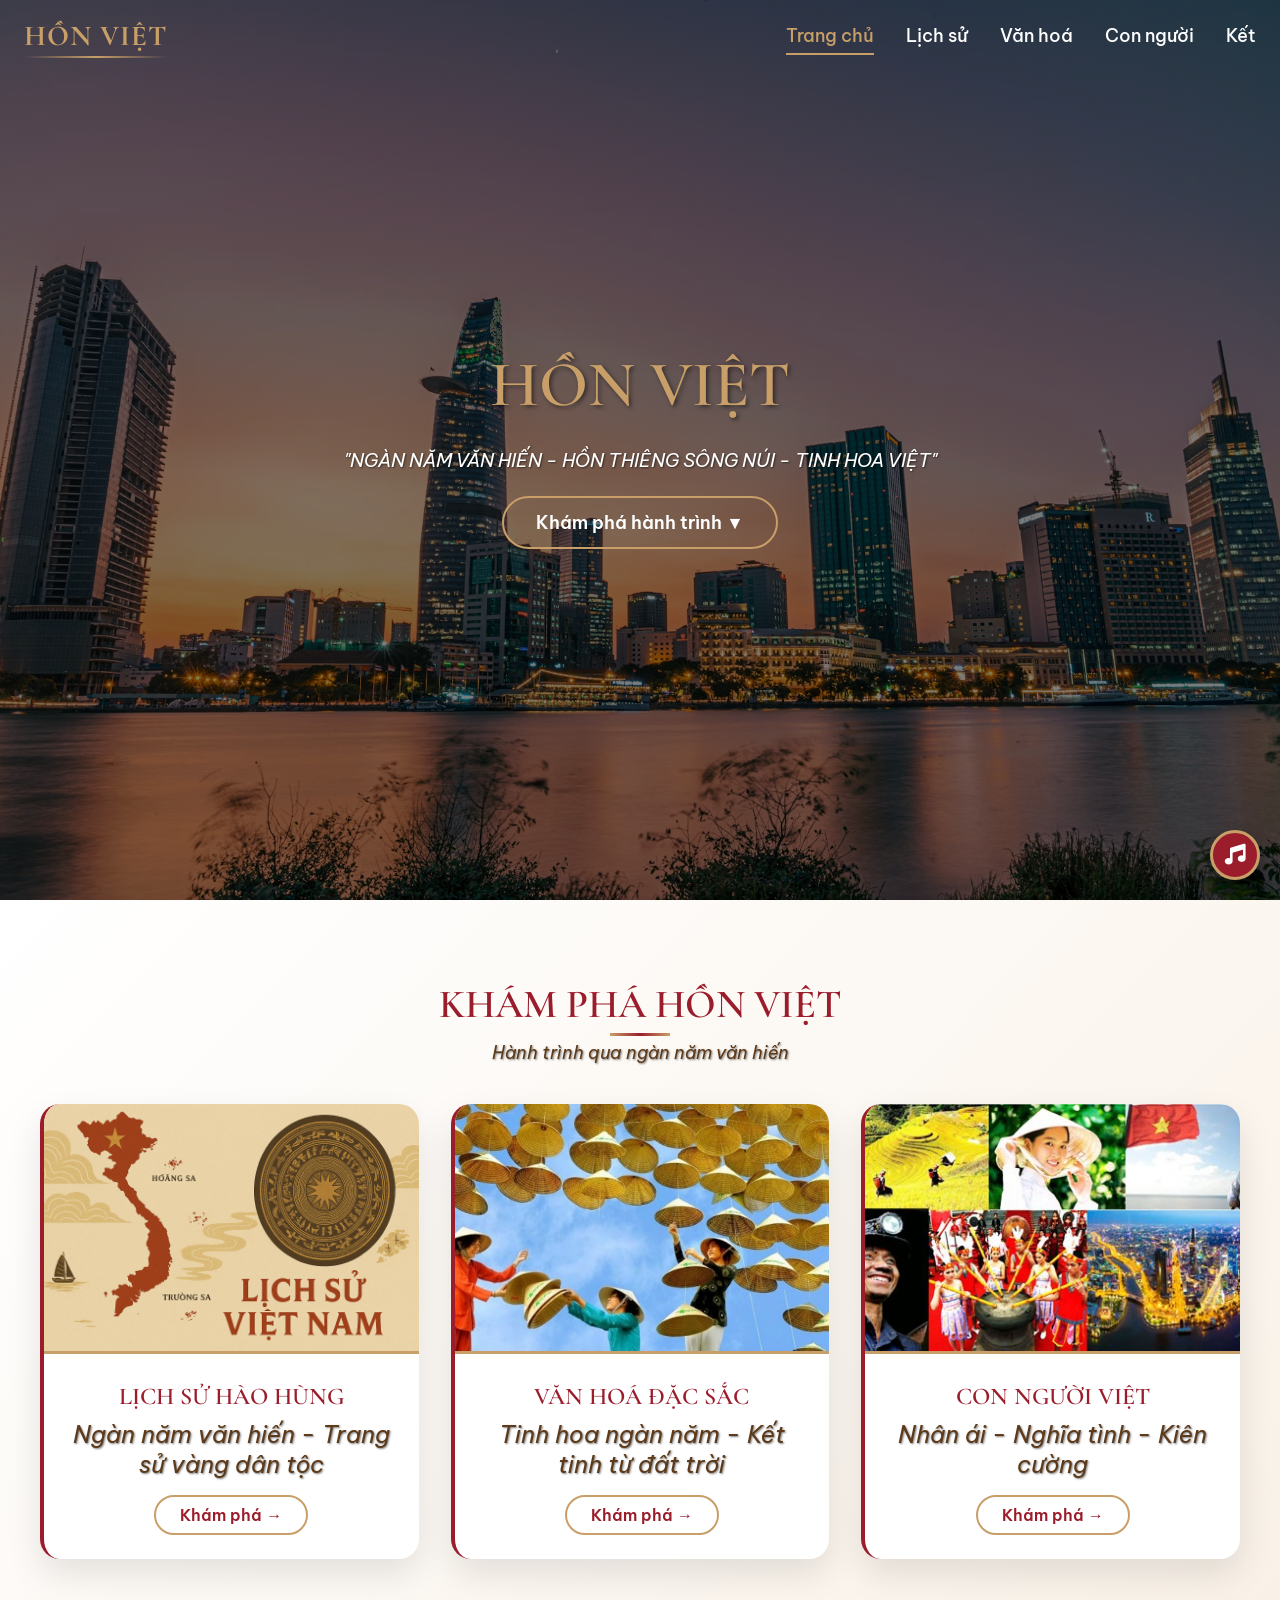
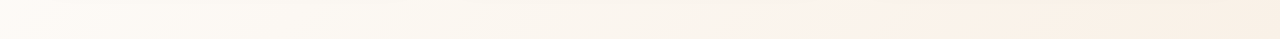
<file: HoangThinh/index.html>
<!DOCTYPE html>
<html lang="vi">
<head>
    <meta charset="UTF-8">
    <meta name="viewport" content="width=device-width, initial-scale=1.0, maximum-scale=5.0, user-scalable=yes">
    <title>HỒN VIỆT - Trang chủ</title>
    
    <!-- Font Awesome Icons -->
    <link rel="stylesheet" href="https://cdnjs.cloudflare.com/ajax/libs/font-awesome/6.4.0/css/all.min.css">
    
    <!-- Google Fonts -->
    <link href="https://fonts.googleapis.com/css2?family=Be+Vietnam+Pro:wght@300;400;500;600;700&family=Cormorant+Garamond:wght@400;500;600;700&display=swap" rel="stylesheet">
    
    <!-- AOS Animation Library -->
    <link href="https://unpkg.com/aos@2.3.1/dist/aos.css" rel="stylesheet">
    
    <!-- Custom CSS -->
    <link rel="stylesheet" href="style.css">
    <link rel="icon" href="logo/logo.png" type="image/png">
</head>
<body>
    <!-- LOADING SCREEN -->
    <div class="loading" id="loading">
        <div class="loading-spinner"></div>
    </div>

    <!-- NAVIGATION -->
    <nav class="navbar" id="navbar">
        <a href="index.html" class="logo">HỒN VIỆT</a>
        
        <!-- Hamburger Menu Button -->
        <button class="menu-toggle" id="menuToggle">
            <i class="fas fa-bars"></i>
        </button>

        <div class="nav-links" id="navLinks">
            <a href="index.html" class="active">Trang chủ</a>
            <a href="lich-su.html">Lịch sử</a>
            <a href="van-hoa.html">Văn hoá</a>
            <a href="con-nguoi.html">Con người</a>
            <a href="ket.html">Kết</a>
        </div>
    </nav>

    <!-- Menu Overlay -->
    <div class="menu-overlay" id="menuOverlay"></div>

    <!-- HERO SECTION -->
    <section class="hero" id="home">
        <div class="hero-content">
            <h1 data-aos="fade-up">
                <span>HỒN VIỆT</span>
            </h1>
            <p data-aos="fade-up" data-aos-delay="200">"NGÀN NĂM VĂN HIẾN - HỒN THIÊNG SÔNG NÚI - TINH HOA VIỆT"</p>
            <a href="lich-su.html" class="hero-btn" data-aos="fade-up" data-aos-delay="400">Khám phá hành trình ▼</a>
        </div>
    </section>

    <!-- PREVIEW SECTIONS -->
    <section class="preview">
        <div class="section-header" data-aos="fade-up">
            <h2>KHÁM PHÁ HỒN VIỆT</h2>
            <p>Hành trình qua ngàn năm văn hiến</p>
        </div>

        <div class="preview-grid">
            <div class="preview-card" data-aos="fade-right">
                <img src="img/lich-su-preview.png" alt="Lịch sử Việt Nam">
                <div class="preview-content">
                    <h3>LỊCH SỬ HÀO HÙNG</h3>
                    <p>Ngàn năm văn hiến - Trang sử vàng dân tộc</p>
                    <a href="lich-su.html" class="preview-btn">Khám phá →</a>
                </div>
            </div>

            <div class="preview-card" data-aos="fade-up">
                <img src="img/van-hoa-preview.png" alt="Văn hoá Việt Nam">
                <div class="preview-content">
                    <h3>VĂN HOÁ ĐẶC SẮC</h3>
                    <p>Tinh hoa ngàn năm - Kết tinh từ đất trời</p>
                    <a href="van-hoa.html" class="preview-btn">Khám phá →</a>
                </div>
            </div>

            <div class="preview-card" data-aos="fade-left">
                <img src="img/con-nguoi-preview.png" alt="Con người Việt Nam">
                <div class="preview-content">
                    <h3>CON NGƯỜI VIỆT</h3>
                    <p>Nhân ái - Nghĩa tình - Kiên cường</p>
                    <a href="con-nguoi.html" class="preview-btn">Khám phá →</a>
                </div>
            </div>
        </div>
    </section>

    <!-- MUSIC PLAYER -->
    <div class="music-player">
        <button class="music-btn" id="musicBtn">
            <i class="fas fa-music" id="musicIcon"></i>
        </button>
    </div>

    <!-- AUDIO ELEMENT -->
    <audio id="backgroundMusic" loop>
        <source src="music/nhac.mp3" type="audio/mpeg">
    </audio>

    <!-- SCRIPTS -->
    <script src="https://unpkg.com/aos@2.3.1/dist/aos.js"></script>
    <script src="script.js"></script>
</body>
</html>
</file>
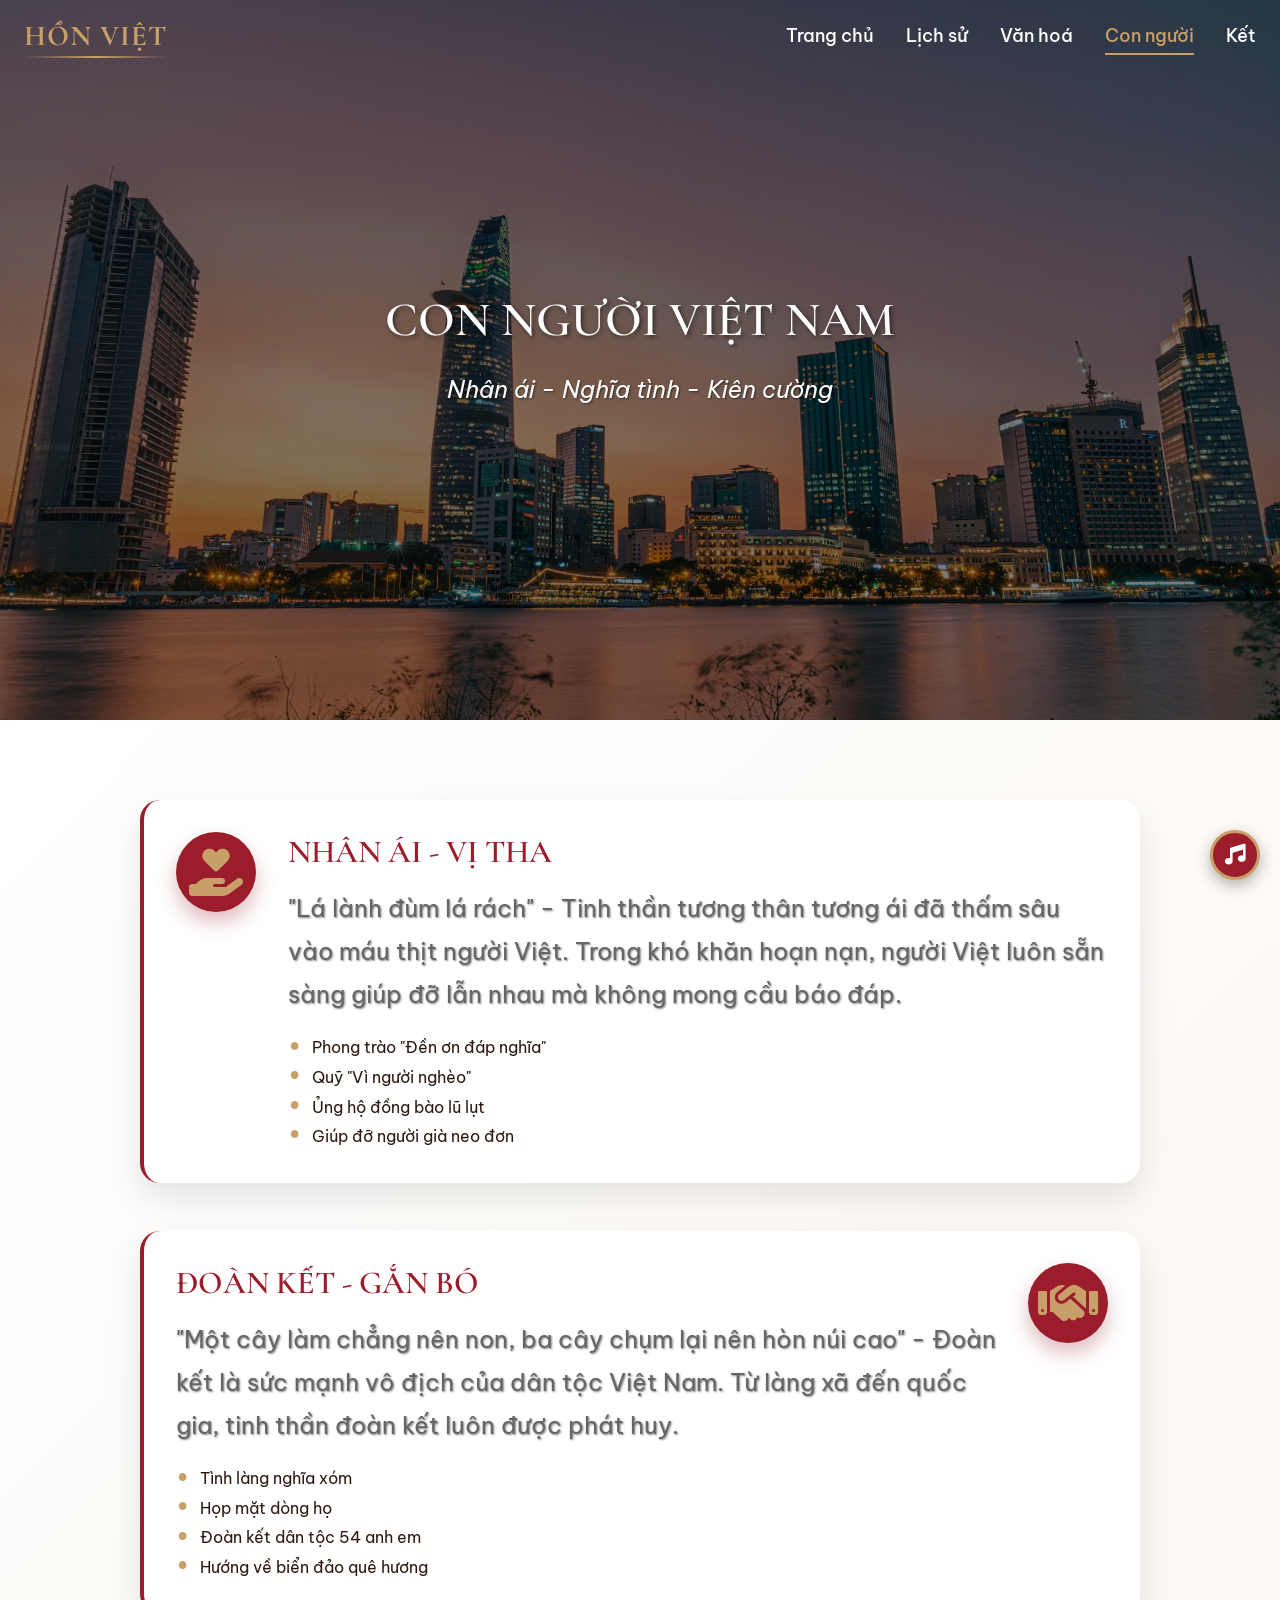
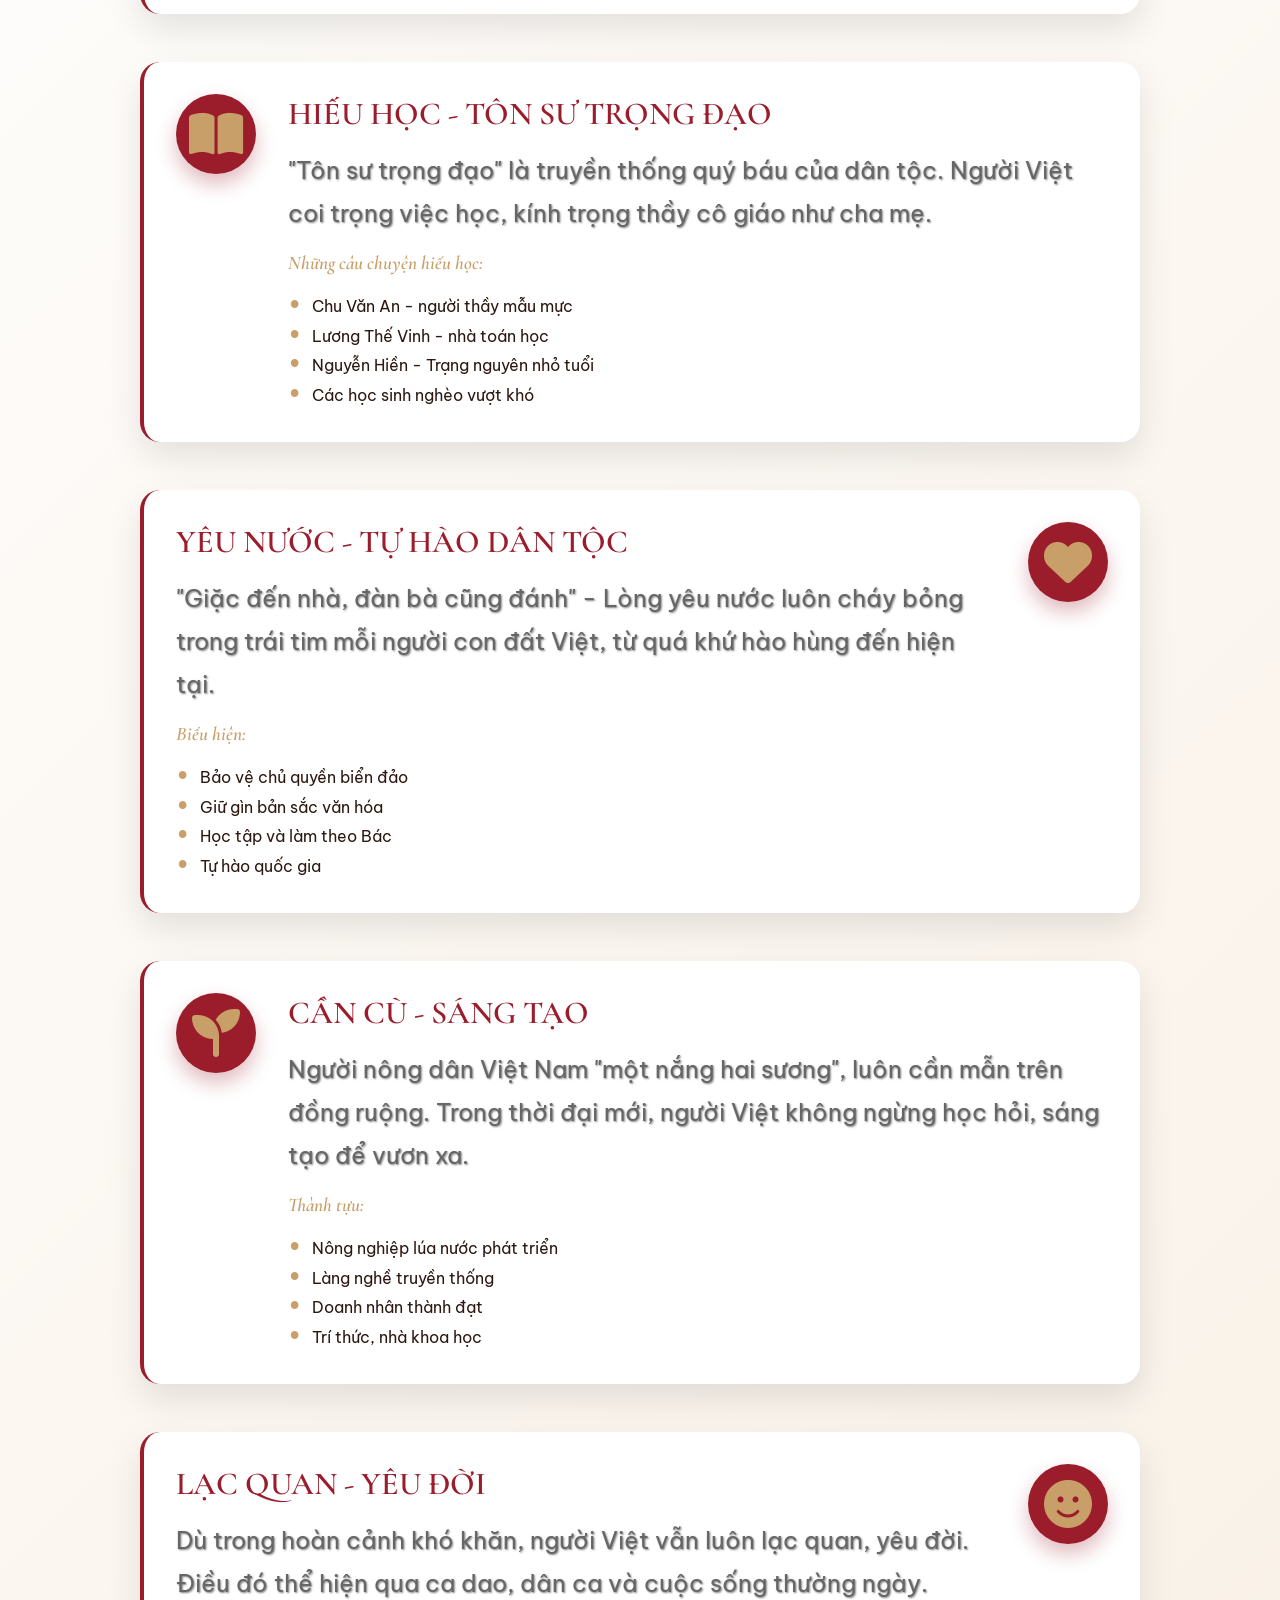
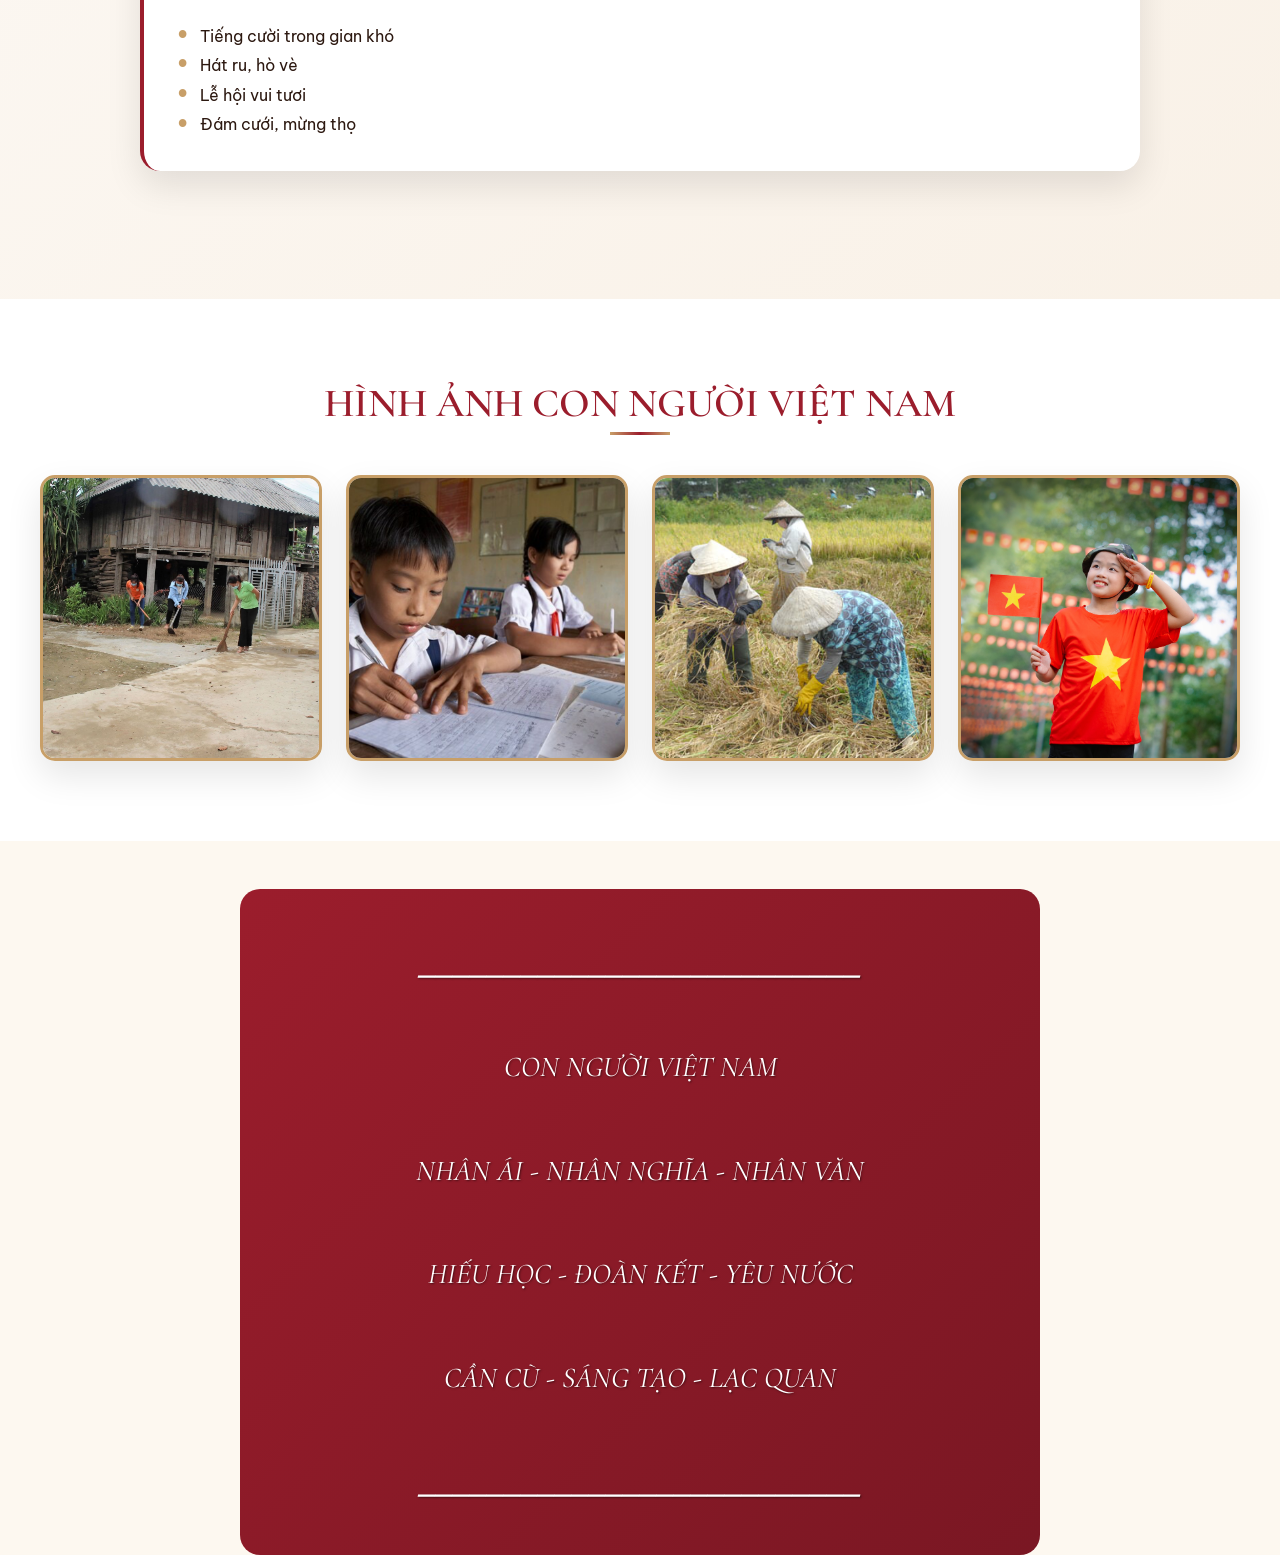
<file: HoangThinh/con-nguoi.html>
<!DOCTYPE html>
<html lang="vi">
<head>
    <meta charset="UTF-8">
    <meta name="viewport" content="width=device-width, initial-scale=1.0, maximum-scale=5.0, user-scalable=yes">
    <title>HỒN VIỆT - Con người Việt Nam</title>
    
    <!-- Font Awesome Icons -->
    <link rel="stylesheet" href="https://cdnjs.cloudflare.com/ajax/libs/font-awesome/6.4.0/css/all.min.css">
    
    <!-- Google Fonts -->
    <link href="https://fonts.googleapis.com/css2?family=Be+Vietnam+Pro:wght@300;400;500;600;700&family=Cormorant+Garamond:wght@400;500;600;700&display=swap" rel="stylesheet">
    
    <!-- AOS Animation Library -->
    <link href="https://unpkg.com/aos@2.3.1/dist/aos.css" rel="stylesheet">
    
    <!-- Custom CSS -->
    <link rel="stylesheet" href="style.css">
    <link rel="icon" href="logo/logo.png" type="image/png">
</head>
<body>
    <!-- LOADING SCREEN -->
    <div class="loading" id="loading">
        <div class="loading-spinner"></div>
    </div>

    <!-- NAVIGATION -->
    <nav class="navbar" id="navbar">
        <a href="index.html" class="logo">HỒN VIỆT</a>
        
        <!-- Hamburger Menu Button -->
        <button class="menu-toggle" id="menuToggle">
            <i class="fas fa-bars"></i>
        </button>

        <div class="nav-links" id="navLinks">
            <a href="index.html">Trang chủ</a>
            <a href="lich-su.html">Lịch sử</a>
            <a href="van-hoa.html">Văn hoá</a>
            <a href="con-nguoi.html" class="active">Con người</a>
            <a href="ket.html">Kết</a>
        </div>
    </nav>

    <!-- Menu Overlay -->
    <div class="menu-overlay" id="menuOverlay"></div>

    <!-- PAGE HEADER -->
    <div class="page-header people-header">
        <div class="page-header-content">
            <h1>CON NGƯỜI VIỆT NAM</h1>
            <p>Nhân ái - Nghĩa tình - Kiên cường</p>
        </div>
    </div>

    <!-- PEOPLE FULL SECTION -->
    <section class="people-full">
        <!-- ĐỨC TÍNH 1 -->
        <div class="people-quality" data-aos="fade-up">
            <div class="quality-icon">
                <i class="fas fa-hand-holding-heart"></i>
            </div>
            <div class="quality-content">
                <h2>NHÂN ÁI - VỊ THA</h2>
                <p>"Lá lành đùm lá rách" - Tinh thần tương thân tương ái đã thấm sâu vào máu thịt người Việt. Trong khó khăn hoạn nạn, người Việt luôn sẵn sàng giúp đỡ lẫn nhau mà không mong cầu báo đáp.</p>
                <ul>
                    <li>Phong trào "Đền ơn đáp nghĩa"</li>
                    <li>Quỹ "Vì người nghèo"</li>
                    <li>Ủng hộ đồng bào lũ lụt</li>
                    <li>Giúp đỡ người già neo đơn</li>
                </ul>
            </div>
        </div>

        <!-- ĐỨC TÍNH 2 -->
        <div class="people-quality reverse" data-aos="fade-up">
            <div class="quality-icon">
                <i class="fas fa-handshake"></i>
            </div>
            <div class="quality-content">
                <h2>ĐOÀN KẾT - GẮN BÓ</h2>
                <p>"Một cây làm chẳng nên non, ba cây chụm lại nên hòn núi cao" - Đoàn kết là sức mạnh vô địch của dân tộc Việt Nam. Từ làng xã đến quốc gia, tinh thần đoàn kết luôn được phát huy.</p>
                <ul>
                    <li>Tình làng nghĩa xóm</li>
                    <li>Họp mặt dòng họ</li>
                    <li>Đoàn kết dân tộc 54 anh em</li>
                    <li>Hướng về biển đảo quê hương</li>
                </ul>
            </div>
        </div>

        <!-- ĐỨC TÍNH 3 -->
        <div class="people-quality" data-aos="fade-up">
            <div class="quality-icon">
                <i class="fas fa-book-open"></i>
            </div>
            <div class="quality-content">
                <h2>HIẾU HỌC - TÔN SƯ TRỌNG ĐẠO</h2>
                <p>"Tôn sư trọng đạo" là truyền thống quý báu của dân tộc. Người Việt coi trọng việc học, kính trọng thầy cô giáo như cha mẹ.</p>
                <h3>Những câu chuyện hiếu học:</h3>
                <ul>
                    <li>Chu Văn An - người thầy mẫu mực</li>
                    <li>Lương Thế Vinh - nhà toán học</li>
                    <li>Nguyễn Hiền - Trạng nguyên nhỏ tuổi</li>
                    <li>Các học sinh nghèo vượt khó</li>
                </ul>
            </div>
        </div>

        <!-- ĐỨC TÍNH 4 -->
        <div class="people-quality reverse" data-aos="fade-up">
            <div class="quality-icon">
                <i class="fas fa-heart"></i>
            </div>
            <div class="quality-content">
                <h2>YÊU NƯỚC - TỰ HÀO DÂN TỘC</h2>
                <p>"Giặc đến nhà, đàn bà cũng đánh" - Lòng yêu nước luôn cháy bỏng trong trái tim mỗi người con đất Việt, từ quá khứ hào hùng đến hiện tại.</p>
                <h3>Biểu hiện:</h3>
                <ul>
                    <li>Bảo vệ chủ quyền biển đảo</li>
                    <li>Giữ gìn bản sắc văn hóa</li>
                    <li>Học tập và làm theo Bác</li>
                    <li>Tự hào quốc gia</li>
                </ul>
            </div>
        </div>

        <!-- ĐỨC TÍNH 5 -->
        <div class="people-quality" data-aos="fade-up">
            <div class="quality-icon">
                <i class="fas fa-seedling"></i>
            </div>
            <div class="quality-content">
                <h2>CẦN CÙ - SÁNG TẠO</h2>
                <p>Người nông dân Việt Nam "một nắng hai sương", luôn cần mẫn trên đồng ruộng. Trong thời đại mới, người Việt không ngừng học hỏi, sáng tạo để vươn xa.</p>
                <h3>Thành tựu:</h3>
                <ul>
                    <li>Nông nghiệp lúa nước phát triển</li>
                    <li>Làng nghề truyền thống</li>
                    <li>Doanh nhân thành đạt</li>
                    <li>Trí thức, nhà khoa học</li>
                </ul>
            </div>
        </div>

        <!-- ĐỨC TÍNH 6 -->
        <div class="people-quality reverse" data-aos="fade-up">
            <div class="quality-icon">
                <i class="fas fa-smile"></i>
            </div>
            <div class="quality-content">
                <h2>LẠC QUAN - YÊU ĐỜI</h2>
                <p>Dù trong hoàn cảnh khó khăn, người Việt vẫn luôn lạc quan, yêu đời. Điều đó thể hiện qua ca dao, dân ca và cuộc sống thường ngày.</p>
                <ul>
                    <li>Tiếng cười trong gian khó</li>
                    <li>Hát ru, hò vè</li>
                    <li>Lễ hội vui tươi</li>
                    <li>Đám cưới, mừng thọ</li>
                </ul>
            </div>
        </div>
    </section>

    <!-- PEOPLE GALLERY -->
    <section class="people-gallery">
        <h2 data-aos="fade-up">HÌNH ẢNH CON NGƯỜI VIỆT NAM</h2>
        <div class="gallery-grid">
            <div class="gallery-item" data-aos="zoom-in">
                <img src="img/doan_ket.png" alt="Người Việt Nam">
            </div>
            <div class="gallery-item" data-aos="zoom-in" data-aos-delay="100">
                <img src="img/hoc_sinh.png" alt="Người Việt Nam">
            </div>
            <div class="gallery-item" data-aos="zoom-in" data-aos-delay="200">
                <img src="img/nong_dan.png" alt="Người Việt Nam">
            </div>
            <div class="gallery-item" data-aos="zoom-in" data-aos-delay="300">
                <img src="img/nguoi-viet.png" alt="Người Việt Nam">
            </div>
        </div>
    </section>

    <!-- PEOPLE QUOTE -->
    <div class="people-full-quote" data-aos="zoom-in">
        <p>⎯⎯⎯⎯⎯⎯⎯⎯⎯⎯⎯⎯⎯⎯⎯⎯⎯⎯⎯⎯⎯⎯⎯⎯⎯⎯<br>
        CON NGƯỜI VIỆT NAM<br>
        NHÂN ÁI - NHÂN NGHĨA - NHÂN VĂN<br>
        HIẾU HỌC - ĐOÀN KẾT - YÊU NƯỚC<br>
        CẦN CÙ - SÁNG TẠO - LẠC QUAN<br>
        ⎯⎯⎯⎯⎯⎯⎯⎯⎯⎯⎯⎯⎯⎯⎯⎯⎯⎯⎯⎯⎯⎯⎯⎯⎯⎯</p>
    </div>

    <!-- MUSIC PLAYER -->
    <div class="music-player">
        <button class="music-btn" id="musicBtn">
            <i class="fas fa-music" id="musicIcon"></i>
        </button>
    </div>

    <!-- AUDIO ELEMENT -->
    <audio id="backgroundMusic" loop>
        <source src="music/nhac.mp3" type="audio/mpeg">
    </audio>

    <!-- SCRIPTS -->
    <script src="https://unpkg.com/aos@2.3.1/dist/aos.js"></script>
    <script src="script.js"></script>
</body>
</html>
</file>
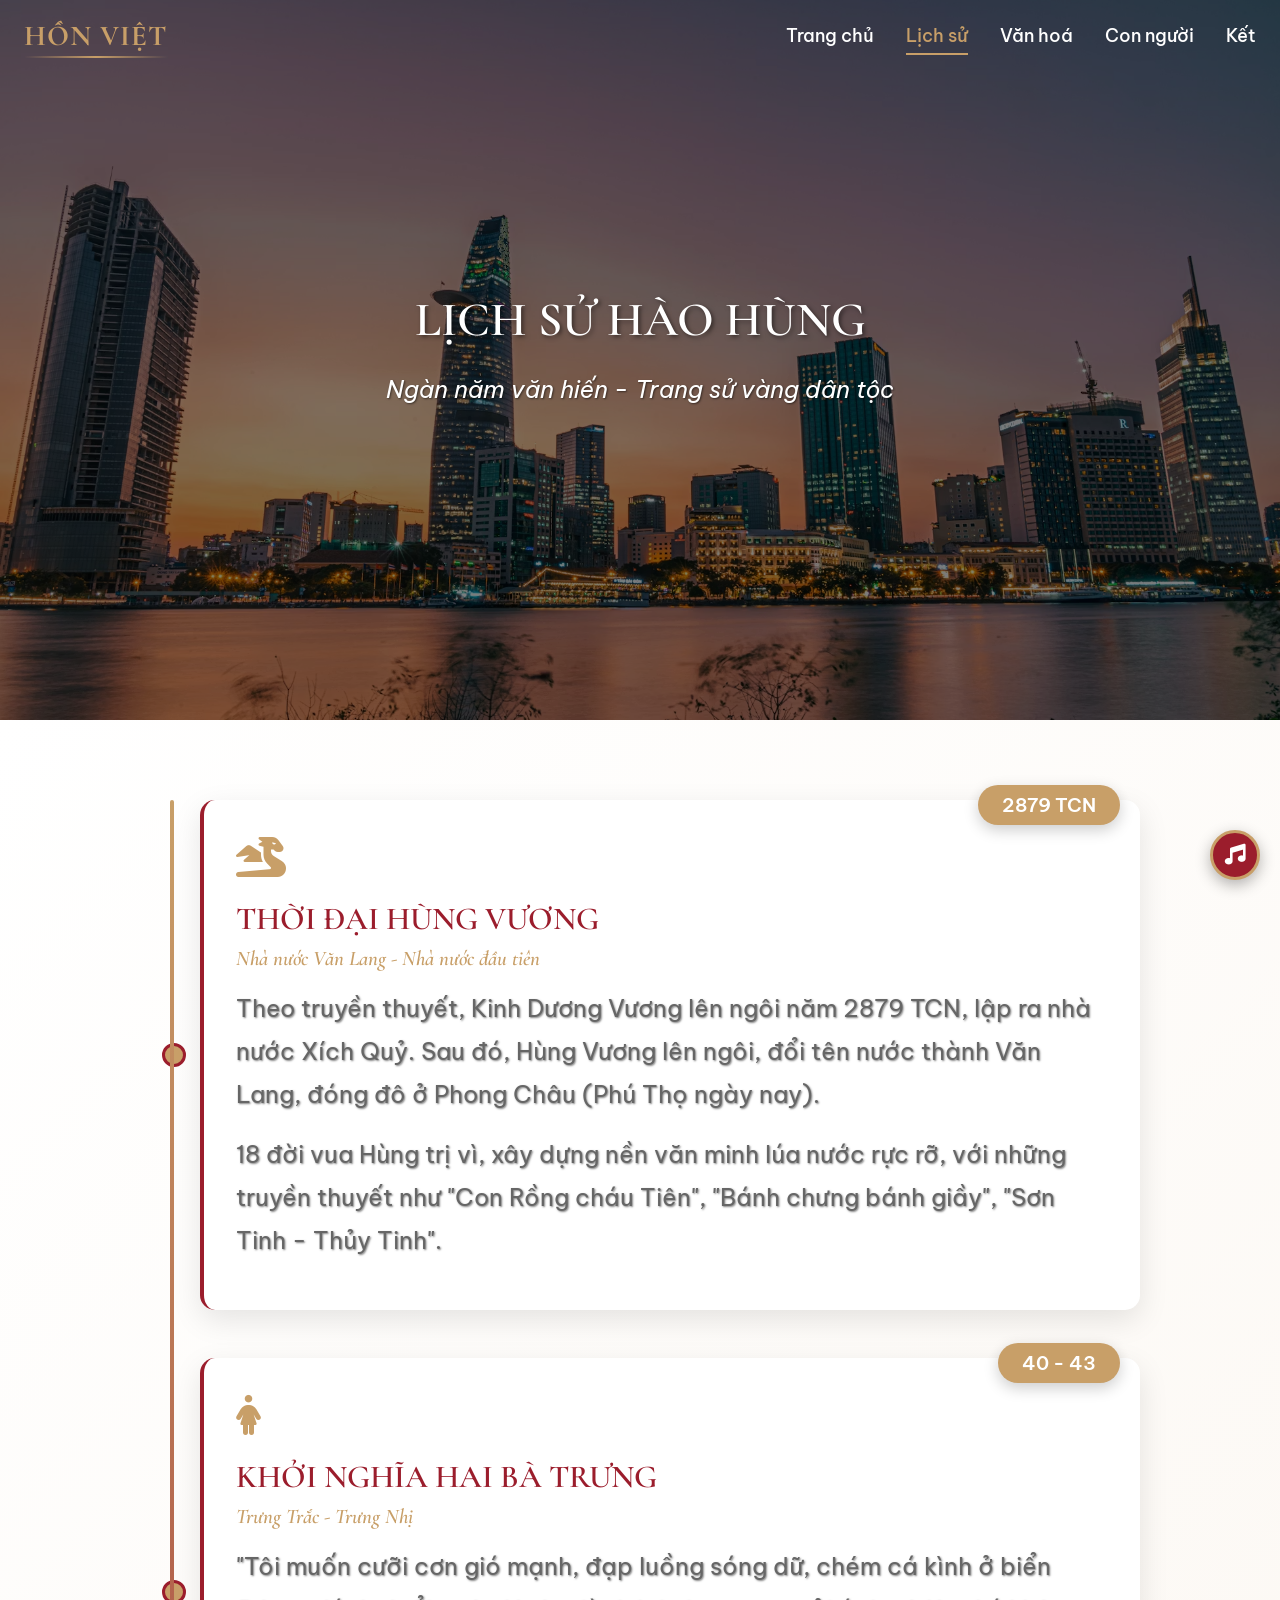
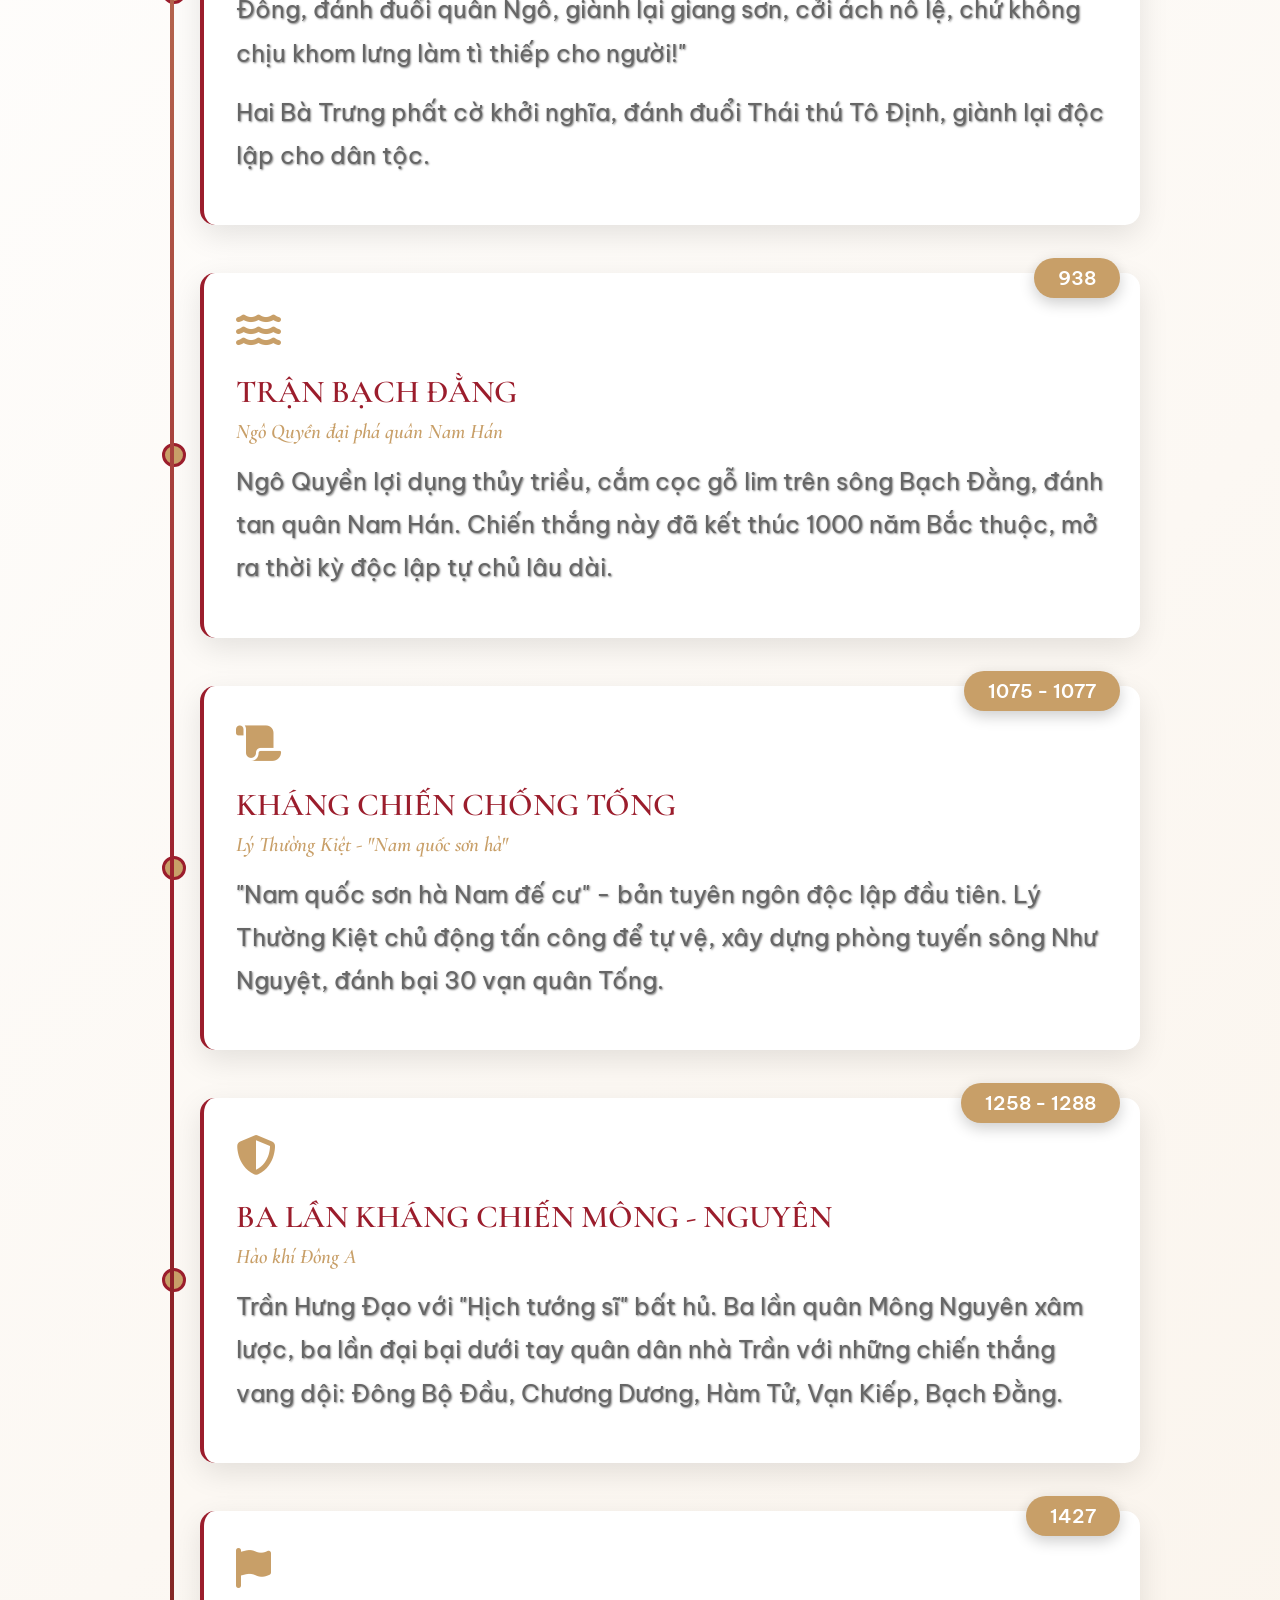
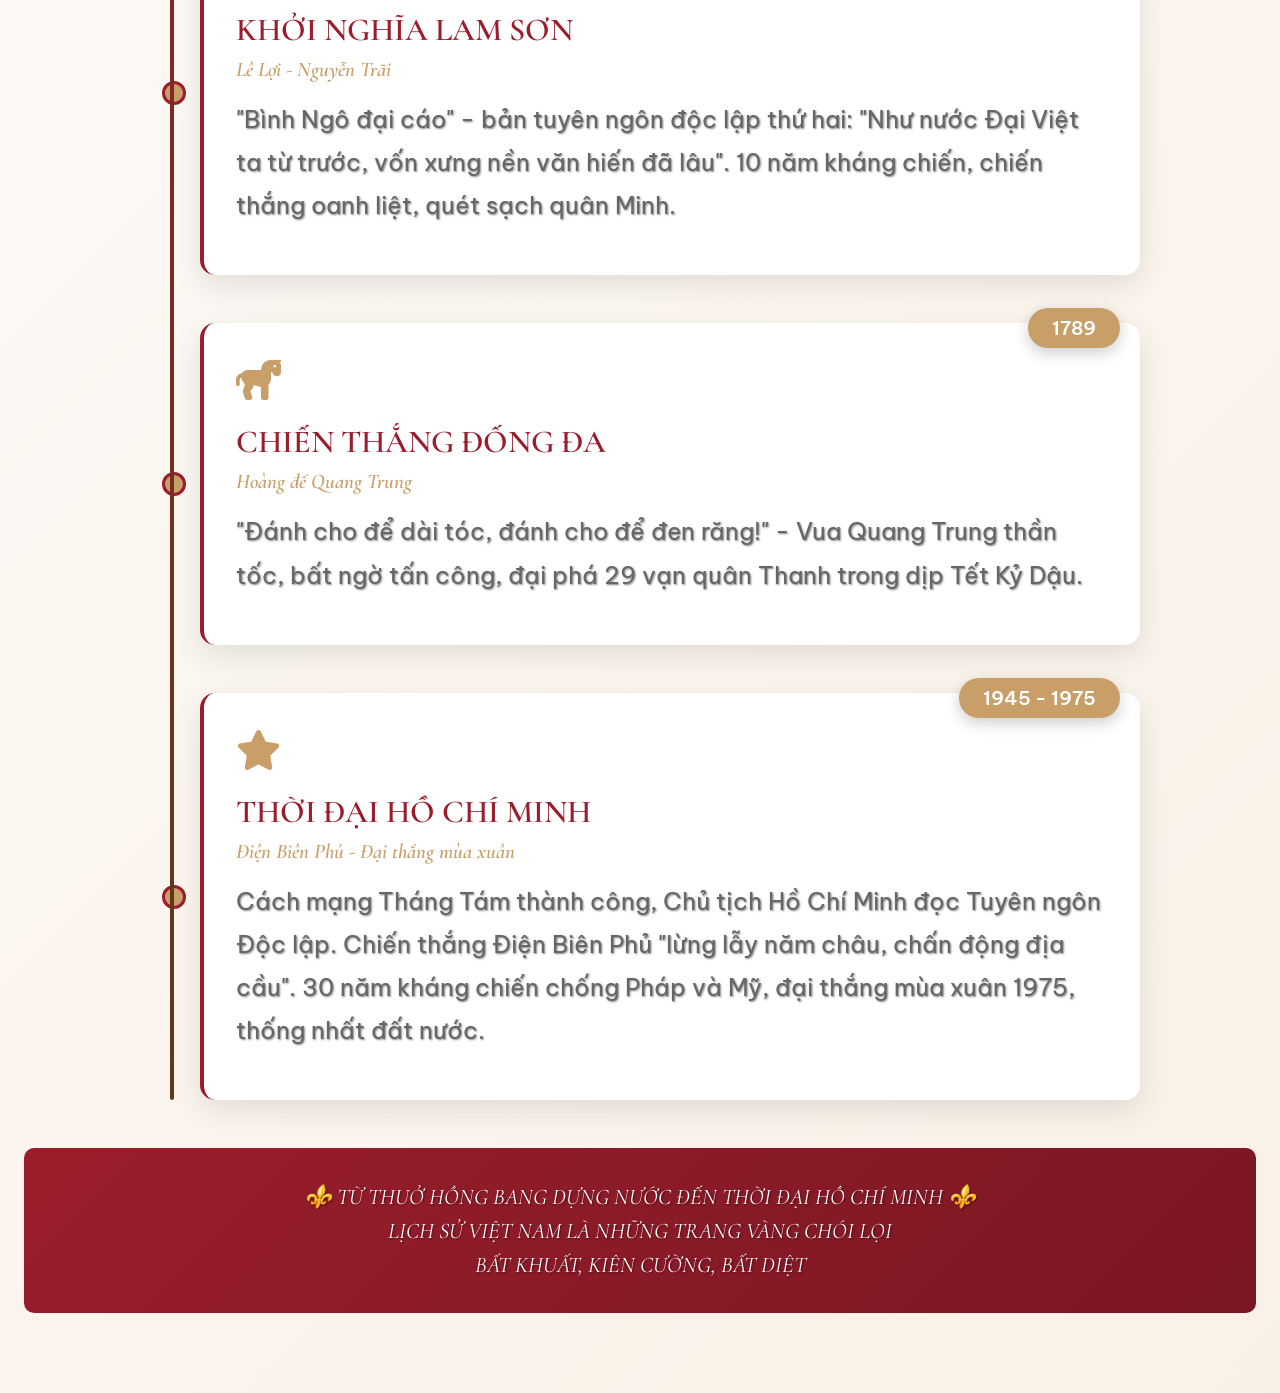
<file: HoangThinh/lich-su.html>
<!DOCTYPE html>
<html lang="vi">
<head>
    <meta charset="UTF-8">
    <meta name="viewport" content="width=device-width, initial-scale=1.0, maximum-scale=5.0, user-scalable=yes">
    <title>HỒN VIỆT - Lịch sử hào hùng</title>
    
    <!-- Font Awesome Icons -->
    <link rel="stylesheet" href="https://cdnjs.cloudflare.com/ajax/libs/font-awesome/6.4.0/css/all.min.css">
    
    <!-- Google Fonts -->
    <link href="https://fonts.googleapis.com/css2?family=Be+Vietnam+Pro:wght@300;400;500;600;700&family=Cormorant+Garamond:wght@400;500;600;700&display=swap" rel="stylesheet">
    
    <!-- AOS Animation Library -->
    <link href="https://unpkg.com/aos@2.3.1/dist/aos.css" rel="stylesheet">
    
    <!-- Custom CSS -->
    <link rel="stylesheet" href="style.css">
    <link rel="icon" href="logo/logo.png" type="image/png">
</head>
<body>
    <!-- LOADING SCREEN -->
    <div class="loading" id="loading">
        <div class="loading-spinner"></div>
    </div>

    <!-- NAVIGATION -->
    <nav class="navbar" id="navbar">
        <a href="index.html" class="logo">HỒN VIỆT</a>
        
        <!-- Hamburger Menu Button -->
        <button class="menu-toggle" id="menuToggle">
            <i class="fas fa-bars"></i>
        </button>

        <div class="nav-links" id="navLinks">
            <a href="index.html">Trang chủ</a>
            <a href="lich-su.html" class="active">Lịch sử</a>
            <a href="van-hoa.html">Văn hoá</a>
            <a href="con-nguoi.html">Con người</a>
            <a href="ket.html">Kết</a>
        </div>
    </nav>

    <!-- Menu Overlay -->
    <div class="menu-overlay" id="menuOverlay"></div>

    <!-- PAGE HEADER -->
    <div class="page-header history-header">
        <div class="page-header-content">
            <h1>LỊCH SỬ HÀO HÙNG</h1>
            <p>Ngàn năm văn hiến - Trang sử vàng dân tộc</p>
        </div>
    </div>

    <!-- HISTORY SECTION FULL -->
    <section class="history-full">
        <div class="timeline-full">
            <div class="timeline-item-full" data-aos="fade-right">
                <div class="timeline-content-full">
                    <div class="timeline-year">2879 TCN</div>
                    <div class="timeline-icon-full">
                        <i class="fas fa-dragon"></i>
                    </div>
                    <h2>THỜI ĐẠI HÙNG VƯƠNG</h2>
                    <h3>Nhà nước Văn Lang - Nhà nước đầu tiên</h3>
                    <p>Theo truyền thuyết, Kinh Dương Vương lên ngôi năm 2879 TCN, lập ra nhà nước Xích Quỷ. Sau đó, Hùng Vương lên ngôi, đổi tên nước thành Văn Lang, đóng đô ở Phong Châu (Phú Thọ ngày nay).</p>
                    <p>18 đời vua Hùng trị vì, xây dựng nền văn minh lúa nước rực rỡ, với những truyền thuyết như "Con Rồng cháu Tiên", "Bánh chưng bánh giầy", "Sơn Tinh - Thủy Tinh".</p>
                </div>
            </div>

            <div class="timeline-item-full" data-aos="fade-left">
                <div class="timeline-content-full">
                    <div class="timeline-year">40 - 43</div>
                    <div class="timeline-icon-full">
                        <i class="fas fa-female"></i>
                    </div>
                    <h2>KHỞI NGHĨA HAI BÀ TRƯNG</h2>
                    <h3>Trưng Trắc - Trưng Nhị</h3>
                    <p>"Tôi muốn cưỡi cơn gió mạnh, đạp luồng sóng dữ, chém cá kình ở biển Đông, đánh đuổi quân Ngô, giành lại giang sơn, cởi ách nô lệ, chứ không chịu khom lưng làm tì thiếp cho người!"</p>
                    <p>Hai Bà Trưng phất cờ khởi nghĩa, đánh đuổi Thái thú Tô Định, giành lại độc lập cho dân tộc.</p>
                </div>
            </div>

            <div class="timeline-item-full" data-aos="fade-right">
                <div class="timeline-content-full">
                    <div class="timeline-year">938</div>
                    <div class="timeline-icon-full">
                        <i class="fas fa-water"></i>
                    </div>
                    <h2>TRẬN BẠCH ĐẰNG</h2>
                    <h3>Ngô Quyền đại phá quân Nam Hán</h3>
                    <p>Ngô Quyền lợi dụng thủy triều, cắm cọc gỗ lim trên sông Bạch Đằng, đánh tan quân Nam Hán. Chiến thắng này đã kết thúc 1000 năm Bắc thuộc, mở ra thời kỳ độc lập tự chủ lâu dài.</p>
                </div>
            </div>

            <div class="timeline-item-full" data-aos="fade-left">
                <div class="timeline-content-full">
                    <div class="timeline-year">1075 - 1077</div>
                    <div class="timeline-icon-full">
                        <i class="fas fa-scroll"></i>
                    </div>
                    <h2>KHÁNG CHIẾN CHỐNG TỐNG</h2>
                    <h3>Lý Thường Kiệt - "Nam quốc sơn hà"</h3>
                    <p>"Nam quốc sơn hà Nam đế cư" - bản tuyên ngôn độc lập đầu tiên. Lý Thường Kiệt chủ động tấn công để tự vệ, xây dựng phòng tuyến sông Như Nguyệt, đánh bại 30 vạn quân Tống.</p>
                </div>
            </div>

            <div class="timeline-item-full" data-aos="fade-right">
                <div class="timeline-content-full">
                    <div class="timeline-year">1258 - 1288</div>
                    <div class="timeline-icon-full">
                        <i class="fas fa-shield-alt"></i>
                    </div>
                    <h2>BA LẦN KHÁNG CHIẾN MÔNG - NGUYÊN</h2>
                    <h3>Hào khí Đông A</h3>
                    <p>Trần Hưng Đạo với "Hịch tướng sĩ" bất hủ. Ba lần quân Mông Nguyên xâm lược, ba lần đại bại dưới tay quân dân nhà Trần với những chiến thắng vang dội: Đông Bộ Đầu, Chương Dương, Hàm Tử, Vạn Kiếp, Bạch Đằng.</p>
                </div>
            </div>

            <div class="timeline-item-full" data-aos="fade-left">
                <div class="timeline-content-full">
                    <div class="timeline-year">1427</div>
                    <div class="timeline-icon-full">
                        <i class="fas fa-flag"></i>
                    </div>
                    <h2>KHỞI NGHĨA LAM SƠN</h2>
                    <h3>Lê Lợi - Nguyễn Trãi</h3>
                    <p>"Bình Ngô đại cáo" - bản tuyên ngôn độc lập thứ hai: "Như nước Đại Việt ta từ trước, vốn xưng nền văn hiến đã lâu". 10 năm kháng chiến, chiến thắng oanh liệt, quét sạch quân Minh.</p>
                </div>
            </div>

            <div class="timeline-item-full" data-aos="fade-right">
                <div class="timeline-content-full">
                    <div class="timeline-year">1789</div>
                    <div class="timeline-icon-full">
                        <i class="fas fa-horse"></i>
                    </div>
                    <h2>CHIẾN THẮNG ĐỐNG ĐA</h2>
                    <h3>Hoàng đế Quang Trung</h3>
                    <p>"Đánh cho để dài tóc, đánh cho để đen răng!" - Vua Quang Trung thần tốc, bất ngờ tấn công, đại phá 29 vạn quân Thanh trong dịp Tết Kỷ Dậu.</p>
                </div>
            </div>

            <div class="timeline-item-full" data-aos="fade-left">
                <div class="timeline-content-full">
                    <div class="timeline-year">1945 - 1975</div>
                    <div class="timeline-icon-full">
                        <i class="fas fa-star"></i>
                    </div>
                    <h2>THỜI ĐẠI HỒ CHÍ MINH</h2>
                    <h3>Điện Biên Phủ - Đại thắng mùa xuân</h3>
                    <p>Cách mạng Tháng Tám thành công, Chủ tịch Hồ Chí Minh đọc Tuyên ngôn Độc lập. Chiến thắng Điện Biên Phủ "lừng lẫy năm châu, chấn động địa cầu". 30 năm kháng chiến chống Pháp và Mỹ, đại thắng mùa xuân 1975, thống nhất đất nước.</p>
                </div>
            </div>
        </div>

        <div class="history-conclusion" data-aos="zoom-in">
            <p>⚜️ TỪ THUỞ HỒNG BANG DỰNG NƯỚC ĐẾN THỜI ĐẠI HỒ CHÍ MINH ⚜️</p>
            <p>LỊCH SỬ VIỆT NAM LÀ NHỮNG TRANG VÀNG CHÓI LỌI<br>BẤT KHUẤT, KIÊN CƯỜNG, BẤT DIỆT</p>
        </div>
    </section>

    <!-- MUSIC PLAYER -->
    <div class="music-player">
        <button class="music-btn" id="musicBtn">
            <i class="fas fa-music" id="musicIcon"></i>
        </button>
    </div>

    <!-- AUDIO ELEMENT -->
    <audio id="backgroundMusic" loop>
        <source src="music/nhac.mp3" type="audio/mpeg">
    </audio>

    <!-- SCRIPTS -->
    <script src="https://unpkg.com/aos@2.3.1/dist/aos.js"></script>
    <script src="script.js"></script>
</body>
</html>
</file>
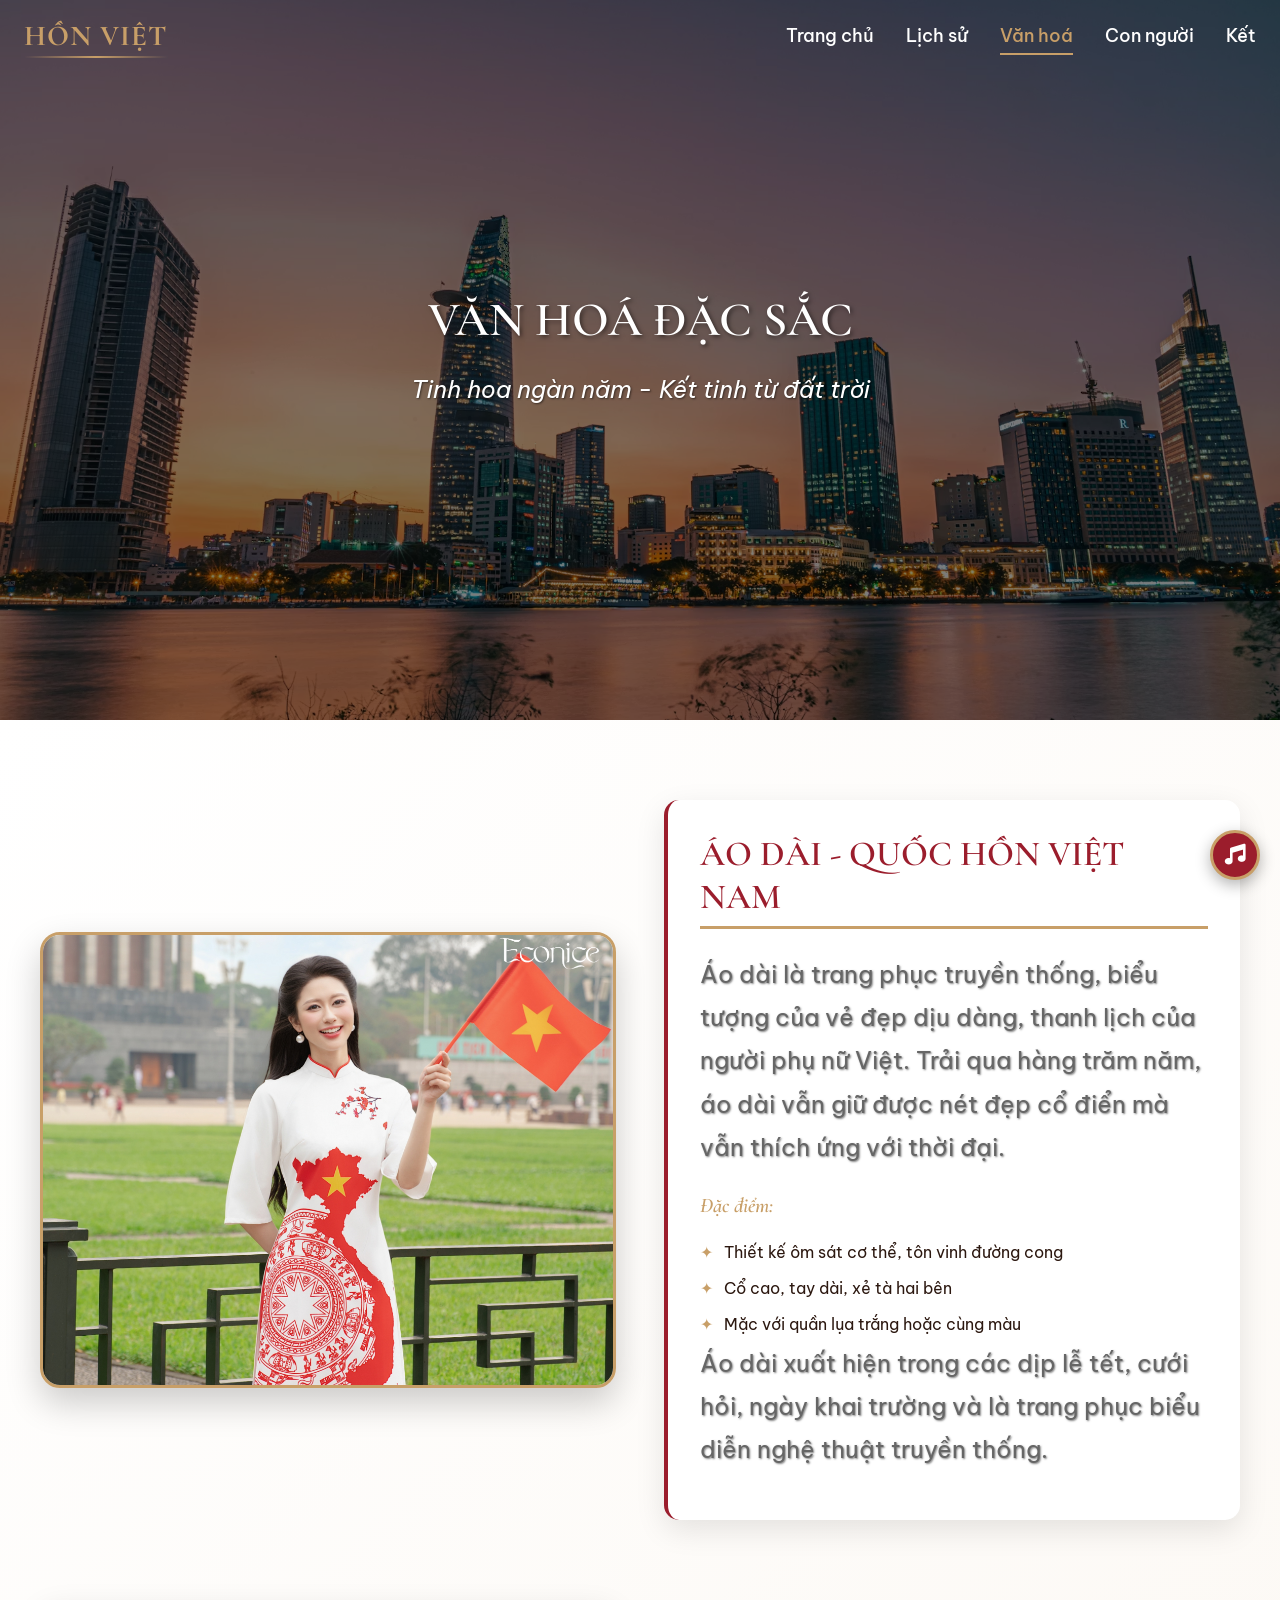
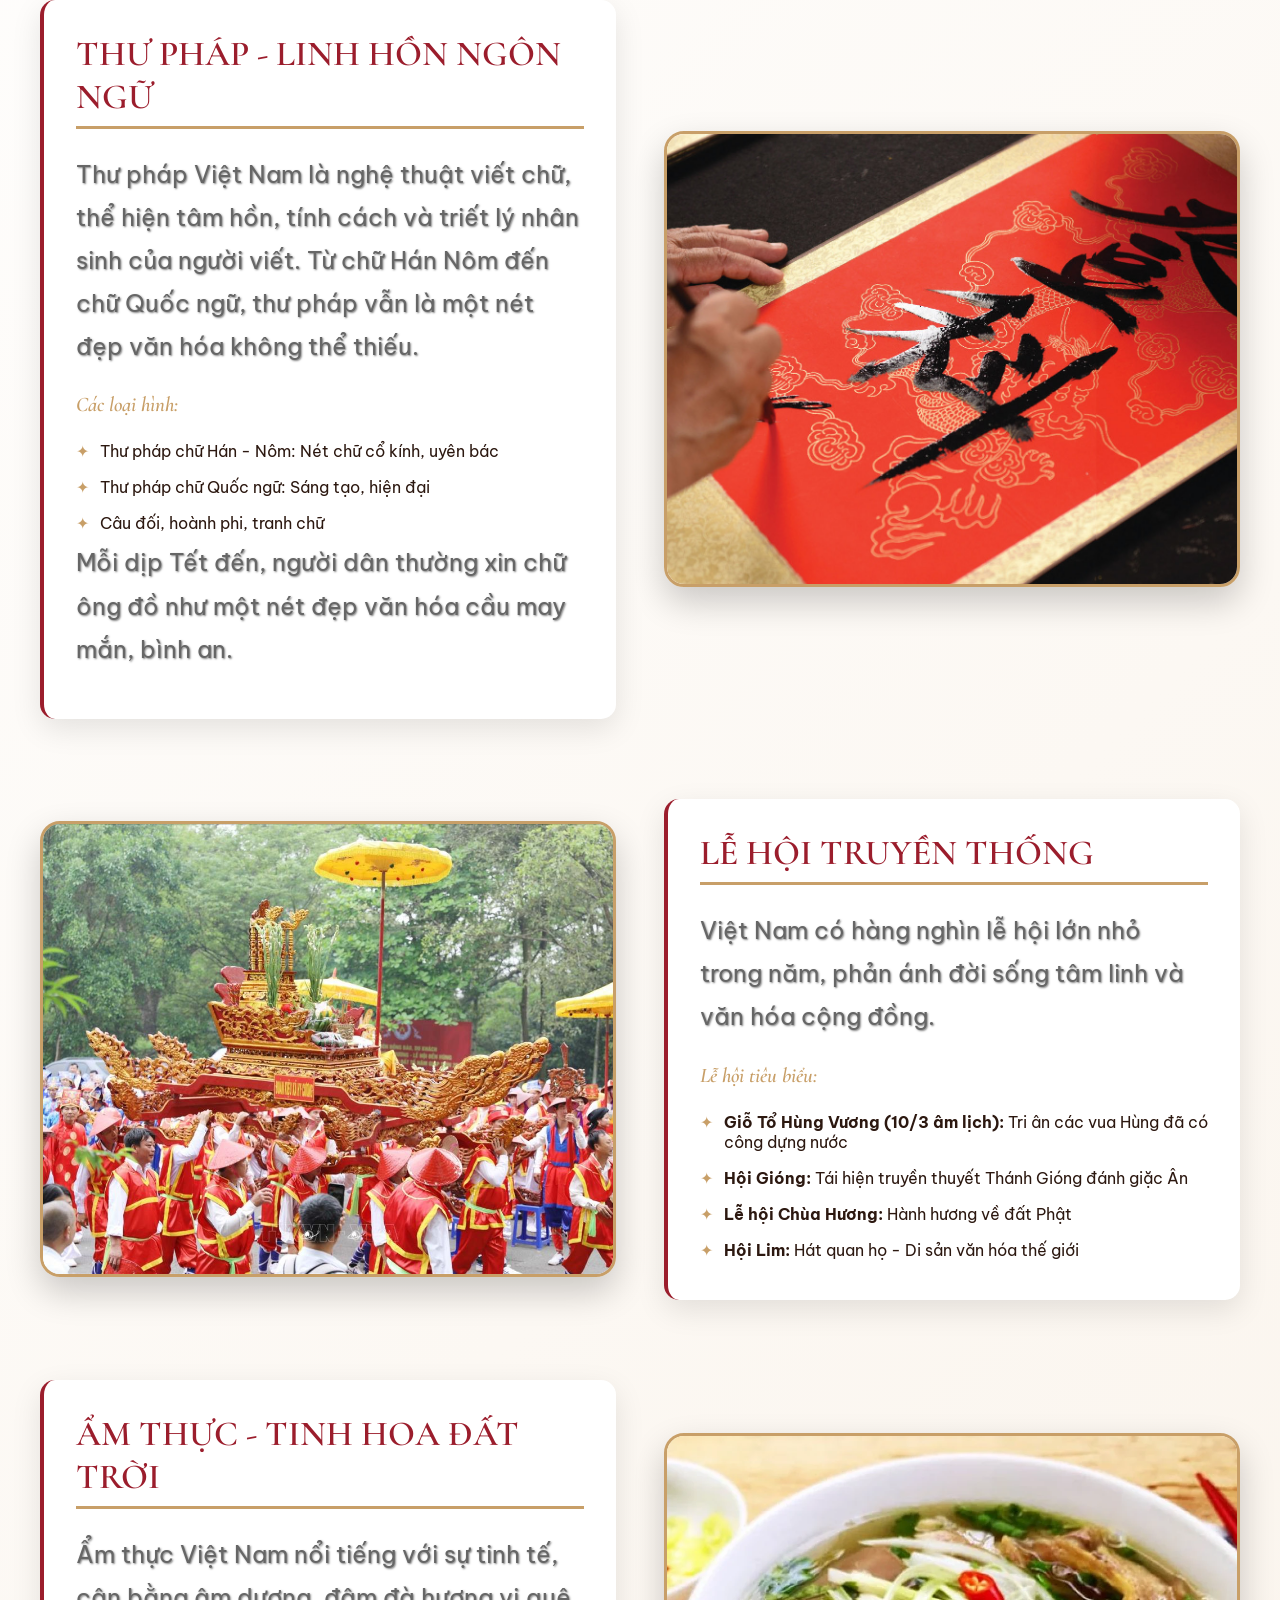
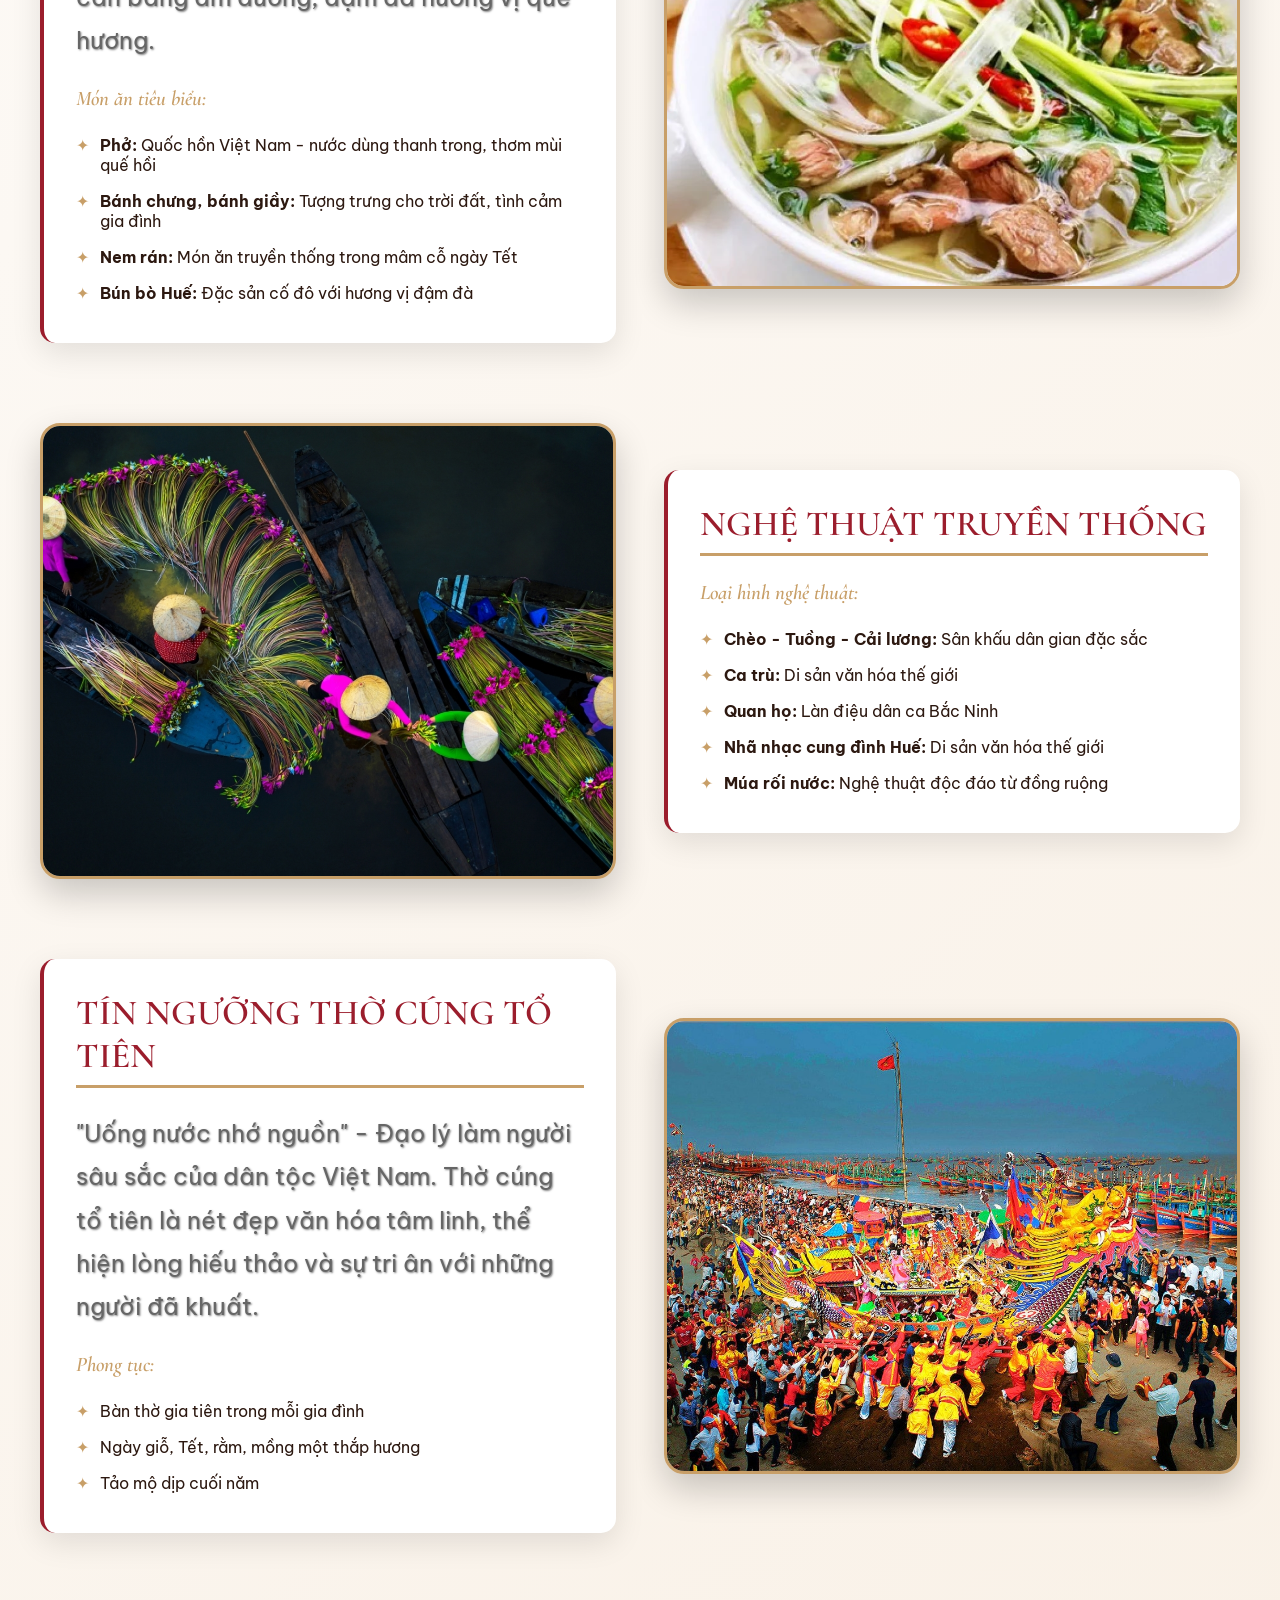
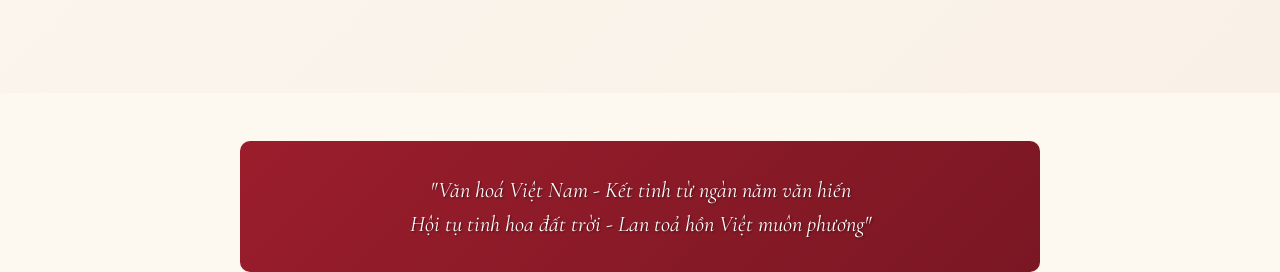
<file: HoangThinh/van-hoa.html>
<!DOCTYPE html>
<html lang="vi">
<head>
    <meta charset="UTF-8">
    <meta name="viewport" content="width=device-width, initial-scale=1.0, maximum-scale=5.0, user-scalable=yes">
    <title>HỒN VIỆT - Văn hoá đặc sắc</title>
    
    <!-- Font Awesome Icons -->
    <link rel="stylesheet" href="https://cdnjs.cloudflare.com/ajax/libs/font-awesome/6.4.0/css/all.min.css">
    
    <!-- Google Fonts -->
    <link href="https://fonts.googleapis.com/css2?family=Be+Vietnam+Pro:wght@300;400;500;600;700&family=Cormorant+Garamond:wght@400;500;600;700&display=swap" rel="stylesheet">
    
    <!-- AOS Animation Library -->
    <link href="https://unpkg.com/aos@2.3.1/dist/aos.css" rel="stylesheet">
    
    <!-- Custom CSS -->
    <link rel="stylesheet" href="style.css">
    <link rel="icon" href="logo/logo.png" type="image/png">
</head>
<body>
    <!-- LOADING SCREEN -->
    <div class="loading" id="loading">
        <div class="loading-spinner"></div>
    </div>

    <!-- NAVIGATION -->
    <nav class="navbar" id="navbar">
        <a href="index.html" class="logo">HỒN VIỆT</a>
        
        <!-- Hamburger Menu Button -->
        <button class="menu-toggle" id="menuToggle">
            <i class="fas fa-bars"></i>
        </button>

        <div class="nav-links" id="navLinks">
            <a href="index.html">Trang chủ</a>
            <a href="lich-su.html">Lịch sử</a>
            <a href="van-hoa.html" class="active">Văn hoá</a>
            <a href="con-nguoi.html">Con người</a>
            <a href="ket.html">Kết</a>
        </div>
    </nav>

    <!-- Menu Overlay -->
    <div class="menu-overlay" id="menuOverlay"></div>

    <!-- PAGE HEADER -->
    <div class="page-header culture-header">
        <div class="page-header-content">
            <h1>VĂN HOÁ ĐẶC SẮC</h1>
            <p>Tinh hoa ngàn năm - Kết tinh từ đất trời</p>
        </div>
    </div>

    <!-- CULTURE SECTIONS FULL -->
    <section class="culture-full">
        <!-- TRANG PHỤC -->
        <div class="culture-section" data-aos="fade-up">
            <div class="culture-image">
                <img src="img/aodai.png" alt="Áo dài Việt Nam">
            </div>
            <div class="culture-detail">
                <h2>ÁO DÀI - QUỐC HỒN VIỆT NAM</h2>
                <p>Áo dài là trang phục truyền thống, biểu tượng của vẻ đẹp dịu dàng, thanh lịch của người phụ nữ Việt. Trải qua hàng trăm năm, áo dài vẫn giữ được nét đẹp cổ điển mà vẫn thích ứng với thời đại.</p>
                <h3>Đặc điểm:</h3>
                <ul>
                    <li>Thiết kế ôm sát cơ thể, tôn vinh đường cong</li>
                    <li>Cổ cao, tay dài, xẻ tà hai bên</li>
                    <li>Mặc với quần lụa trắng hoặc cùng màu</li>
                </ul>
                <p>Áo dài xuất hiện trong các dịp lễ tết, cưới hỏi, ngày khai trường và là trang phục biểu diễn nghệ thuật truyền thống.</p>
            </div>
        </div>

        <!-- CHỮ VIẾT -->
        <div class="culture-section reverse" data-aos="fade-up">
            <div class="culture-image">
                <img src="img/chu_han.png" alt="Thư pháp Việt Nam">
            </div>
            <div class="culture-detail">
                <h2>THƯ PHÁP - LINH HỒN NGÔN NGỮ</h2>
                <p>Thư pháp Việt Nam là nghệ thuật viết chữ, thể hiện tâm hồn, tính cách và triết lý nhân sinh của người viết. Từ chữ Hán Nôm đến chữ Quốc ngữ, thư pháp vẫn là một nét đẹp văn hóa không thể thiếu.</p>
                <h3>Các loại hình:</h3>
                <ul>
                    <li>Thư pháp chữ Hán - Nôm: Nét chữ cổ kính, uyên bác</li>
                    <li>Thư pháp chữ Quốc ngữ: Sáng tạo, hiện đại</li>
                    <li>Câu đối, hoành phi, tranh chữ</li>
                </ul>
                <p>Mỗi dịp Tết đến, người dân thường xin chữ ông đồ như một nét đẹp văn hóa cầu may mắn, bình an.</p>
            </div>
        </div>

        <!-- LỄ HỘI -->
        <div class="culture-section" data-aos="fade-up">
            <div class="culture-image">
                <img src="img/gio_to.png" alt="Giỗ Tổ Hùng Vương">
            </div>
            <div class="culture-detail">
                <h2>LỄ HỘI TRUYỀN THỐNG</h2>
                <p>Việt Nam có hàng nghìn lễ hội lớn nhỏ trong năm, phản ánh đời sống tâm linh và văn hóa cộng đồng.</p>
                <h3>Lễ hội tiêu biểu:</h3>
                <ul>
                    <li><strong>Giỗ Tổ Hùng Vương (10/3 âm lịch):</strong> Tri ân các vua Hùng đã có công dựng nước</li>
                    <li><strong>Hội Gióng:</strong> Tái hiện truyền thuyết Thánh Gióng đánh giặc Ân</li>
                    <li><strong>Lễ hội Chùa Hương:</strong> Hành hương về đất Phật</li>
                    <li><strong>Hội Lim:</strong> Hát quan họ - Di sản văn hóa thế giới</li>
                </ul>
            </div>
        </div>

        <!-- ẨM THỰC -->
        <div class="culture-section reverse" data-aos="fade-up">
            <div class="culture-image">
                <img src="img/pho.png" alt="Ẩm thực Việt Nam">
            </div>
            <div class="culture-detail">
                <h2>ẨM THỰC - TINH HOA ĐẤT TRỜI</h2>
                <p>Ẩm thực Việt Nam nổi tiếng với sự tinh tế, cân bằng âm dương, đậm đà hương vị quê hương.</p>
                <h3>Món ăn tiêu biểu:</h3>
                <ul>
                    <li><strong>Phở:</strong> Quốc hồn Việt Nam - nước dùng thanh trong, thơm mùi quế hồi</li>
                    <li><strong>Bánh chưng, bánh giầy:</strong> Tượng trưng cho trời đất, tình cảm gia đình</li>
                    <li><strong>Nem rán:</strong> Món ăn truyền thống trong mâm cỗ ngày Tết</li>
                    <li><strong>Bún bò Huế:</strong> Đặc sản cố đô với hương vị đậm đà</li>
                </ul>
            </div>
        </div>

        <!-- NGHỆ THUẬT -->
        <div class="culture-section" data-aos="fade-up">
            <div class="culture-image">
                <img src="img/nghe-thuat-full.png" alt="Nghệ thuật Việt Nam">
            </div>
            <div class="culture-detail">
                <h2>NGHỆ THUẬT TRUYỀN THỐNG</h2>
                <h3>Loại hình nghệ thuật:</h3>
                <ul>
                    <li><strong>Chèo - Tuồng - Cải lương:</strong> Sân khấu dân gian đặc sắc</li>
                    <li><strong>Ca trù:</strong> Di sản văn hóa thế giới</li>
                    <li><strong>Quan họ:</strong> Làn điệu dân ca Bắc Ninh</li>
                    <li><strong>Nhã nhạc cung đình Huế:</strong> Di sản văn hóa thế giới</li>
                    <li><strong>Múa rối nước:</strong> Nghệ thuật độc đáo từ đồng ruộng</li>
                </ul>
            </div>
        </div>

        <!-- TÍN NGƯỠNG -->
        <div class="culture-section reverse" data-aos="fade-up">
            <div class="culture-image">
                <img src="img/tin-nguong-full.png" alt="Tín ngưỡng Việt Nam">
            </div>
            <div class="culture-detail">
                <h2>TÍN NGƯỠNG THỜ CÚNG TỔ TIÊN</h2>
                <p>"Uống nước nhớ nguồn" - Đạo lý làm người sâu sắc của dân tộc Việt Nam. Thờ cúng tổ tiên là nét đẹp văn hóa tâm linh, thể hiện lòng hiếu thảo và sự tri ân với những người đã khuất.</p>
                <h3>Phong tục:</h3>
                <ul>
                    <li>Bàn thờ gia tiên trong mỗi gia đình</li>
                    <li>Ngày giỗ, Tết, rằm, mồng một thắp hương</li>
                    <li>Tảo mộ dịp cuối năm</li>
                </ul>
            </div>
        </div>
    </section>

    <!-- CULTURE QUOTE -->
    <div class="culture-full-quote" data-aos="zoom-in">
        <p>"Văn hoá Việt Nam - Kết tinh từ ngàn năm văn hiến<br>Hội tụ tinh hoa đất trời - Lan toả hồn Việt muôn phương"</p>
    </div>

    <!-- MUSIC PLAYER -->
    <div class="music-player">
        <button class="music-btn" id="musicBtn">
            <i class="fas fa-music" id="musicIcon"></i>
        </button>
    </div>

    <!-- AUDIO ELEMENT -->
    <audio id="backgroundMusic" loop>
        <source src="music/nhac.mp3" type="audio/mpeg">
    </audio>

    <!-- SCRIPTS -->
    <script src="https://unpkg.com/aos@2.3.1/dist/aos.js"></script>
    <script src="script.js"></script>
</body>
</html>
</file>
<file: HoangThinh/style.css>
/* RESET & BASE STYLES */
* {
    margin: 0;
    padding: 0;
    box-sizing: border-box;
}

:root {
    --primary-red: #9B1D2C;
    --primary-gold: #C89F68;
    --primary-brown: #5D3A1A;
    --primary-green: #2B5E2B;
    --light-cream: #FDF8F0;
    --dark: #1E1E1E;
    --text-dark: #2C1810;
}

html {
    scroll-behavior: smooth;
}

body {
    font-family: 'Be Vietnam Pro', sans-serif;
    color: var(--text-dark);
    background-color: var(--light-cream);
    overflow-x: hidden;
    width: 100%;
}

h1, h2, h3, h4 {
    font-family: 'Cormorant Garamond', serif;
    font-weight: 600;
}

/* CUSTOM SCROLLBAR */
::-webkit-scrollbar {
    width: 6px;
}

::-webkit-scrollbar-track {
    background: var(--light-cream);
}

::-webkit-scrollbar-thumb {
    background: var(--primary-red);
    border-radius: 5px;
}

/* NAVIGATION */
.navbar {
    position: fixed;
    top: 0;
    left: 0;
    width: 100%;
    padding: 1rem 1.5rem;
    display: flex;
    justify-content: space-between;
    align-items: center;
    z-index: 1000;
    transition: all 0.4s ease;
    background: transparent;
}

.navbar.scrolled {
    background: rgba(30, 30, 30, 0.95);
    padding: 0.8rem 1.5rem;
    backdrop-filter: blur(10px);
    box-shadow: 0 2px 20px rgba(0,0,0,0.1);
}

.logo {
    font-size: 1.8rem;
    font-weight: 700;
    font-family: 'Cormorant Garamond', serif;
    color: var(--primary-gold);
    text-decoration: none;
    letter-spacing: 1px;
    position: relative;
    z-index: 1001;
}

.logo::after {
    content: '';
    position: absolute;
    bottom: -5px;
    left: 0;
    width: 100%;
    height: 2px;
    background: linear-gradient(90deg, transparent, var(--primary-gold), transparent);
}

/* Hamburger Menu Button */
.menu-toggle {
    display: none;
    background: transparent;
    border: none;
    color: white;
    font-size: 1.8rem;
    cursor: pointer;
    z-index: 1001;
    transition: all 0.3s ease;
}

.nav-links {
    display: flex;
    gap: 2rem;
}

.nav-links a {
    color: white;
    text-decoration: none;
    font-size: 1.1rem;
    font-weight: 500;
    transition: all 0.3s ease;
    position: relative;
    padding: 0.5rem 0;
}

.nav-links a::before {
    content: '';
    position: absolute;
    bottom: 0;
    left: 0;
    width: 0;
    height: 2px;
    background: var(--primary-gold);
    transition: width 0.3s ease;
}

.nav-links a.active::before {
    width: 100%;
}

.nav-links a.active {
    color: var(--primary-gold);
}

/* SECTIONS */
section {
    position: relative;
    overflow: hidden;
    width: 100%;
}

/* SECTION HEADERS */
.section-header {
    text-align: center;
    margin-bottom: 2.5rem;
    padding: 0 1rem;
}

.section-header h2 {
    font-size: 2.5rem;
    color: var(--primary-red);
    margin-bottom: 0.8rem;
    position: relative;
    display: inline-block;
}

.section-header h2::after {
    content: '';
    position: absolute;
    bottom: -8px;
    left: 50%;
    transform: translateX(-50%);
    width: 60px;
    height: 3px;
    background: linear-gradient(90deg, var(--primary-gold), var(--primary-red), var(--primary-gold));
}

.section-header p {
    font-size: 1.1rem;
    color: var(--primary-brown);
    font-style: italic;
}

/* HERO SECTION */
.hero {
    height: 100vh;
    min-height: 600px;
    background: linear-gradient(rgba(0,0,0,0.5), rgba(0,0,0,0.5)),
                url('img/nen.png');
    background-size: cover;
    background-position: center;
    background-attachment: scroll;
    display: flex;
    align-items: center;
    justify-content: center;
    text-align: center;
    color: white;
}

.hero-content {
    max-width: 800px;
    padding: 1.5rem;
    width: 100%;
}

.hero-content h1 {
    font-size: 3.5rem;
    margin-bottom: 0.5rem;
    line-height: 1.2;
    text-shadow: 2px 2px 4px rgba(0,0,0,0.5);
}

.hero-content h1 span {
    color: var(--primary-gold);
    display: block;
    font-size: 4rem;
}

.hero-content p {
    font-size: 1.2rem;
    margin: 1.5rem 0;
    font-style: italic;
}

.hero-btn {
    display: inline-block;
    padding: 0.8rem 2rem;
    background: transparent;
    border: 2px solid var(--primary-gold);
    color: white;
    text-decoration: none;
    font-size: 1.1rem;
    font-weight: 600;
    border-radius: 50px;
    transition: all 0.4s ease;
    position: relative;
    overflow: hidden;
    z-index: 1;
}

.hero-btn::before {
    content: '';
    position: absolute;
    top: 0;
    left: -100%;
    width: 100%;
    height: 100%;
    background: var(--primary-gold);
    transition: left 0.4s ease;
    z-index: -1;
}

/* HISTORY SECTION */
.history {
    padding: 5rem 1.5rem;
    background: linear-gradient(135deg, #fff 0%, #f9f1e7 100%);
}

.timeline {
    position: relative;
    max-width: 1200px;
    margin: 0 auto;
}

.timeline::after {
    content: '';
    position: absolute;
    width: 4px;
    background: linear-gradient(180deg, var(--primary-gold), var(--primary-red), var(--primary-brown));
    top: 0;
    bottom: 0;
    left: 30px;
    border-radius: 3px;
}

.timeline-item {
    padding: 0 0 0 60px;
    position: relative;
    width: 100%;
    margin-bottom: 2rem;
}

.timeline-item::before {
    content: '';
    position: absolute;
    width: 18px;
    height: 18px;
    background: var(--primary-gold);
    border: 3px solid var(--primary-red);
    border-radius: 50%;
    top: 50%;
    transform: translateY(-50%);
    left: 22px;
    z-index: 1;
}

.timeline-content {
    padding: 1.5rem;
    background: white;
    border-radius: 15px;
    box-shadow: 0 10px 30px rgba(0,0,0,0.1);
    position: relative;
    transition: all 0.3s ease;
    border-left: 4px solid var(--primary-red);
    cursor: pointer;
}

.timeline-content:active {
    transform: scale(0.98);
    background: #f9f9f9;
}

.timeline-content h3 {
    font-size: 1.8rem;
    color: var(--primary-red);
    margin-bottom: 0.3rem;
}

.timeline-content h4 {
    font-size: 1.2rem;
    color: var(--primary-gold);
    margin-bottom: 0.8rem;
}

.timeline-content p {
    font-size: 0.95rem;
    line-height: 1.5;
    color: #666;
}

.timeline-icon {
    font-size: 2rem;
    color: var(--primary-gold);
    margin-bottom: 0.8rem;
}

.history-quote {
    text-align: center;
    margin-top: 3rem;
    padding: 2rem 1rem;
    background: linear-gradient(135deg, var(--primary-red) 0%, #7a1723 100%);
    color: white;
    border-radius: 10px;
}

.history-quote p {
    font-size: 1.4rem;
    font-family: 'Cormorant Garamond', serif;
    font-style: italic;
    line-height: 1.5;
}

/* CULTURE SECTION */
.culture {
    padding: 5rem 1.5rem;
    background: url('img/lang_xom.png') fixed;
    background-size: cover;
    background-position: center;
    position: relative;
}

.culture::before {
    content: '';
    position: absolute;
    top: 0;
    left: 0;
    width: 100%;
    height: 100%;
    background: rgba(0,0,0,0.7);
}

.culture-grid {
    position: relative;
    z-index: 2;
    display: grid;
    grid-template-columns: repeat(2, 1fr);
    gap: 1.5rem;
    max-width: 1400px;
    margin: 0 auto;
}

/* CULTURE CARDS */
.culture-card {
    height: 340px;
    cursor: pointer;
    position: relative;
    perspective: 1500px;
}

.card-inner {
    position: relative;
    width: 100%;
    height: 100%;
    text-align: center;
    transition: transform 0.8s;
    transform-style: preserve-3d;
    border-radius: 20px;
    box-shadow: 0 15px 35px rgba(0,0,0,0.3);
}

.culture-card.tapped .card-inner {
    transform: rotateY(180deg);
}

.card-front, .card-back {
    position: absolute;
    width: 100%;
    height: 100%;
    backface-visibility: hidden;
    border-radius: 20px;
    overflow: hidden;
}

.card-front {
    background: white;
    display: flex;
    flex-direction: column;
}

.card-front img {
    width: 100%;
    height: 240px;
    object-fit: cover;
    object-position: center top;
    display: block;
    border-bottom: 3px solid var(--primary-gold);
}

.card-front h3 {
    padding: 1rem;
    font-size: 1.4rem;
    color: var(--primary-red);
    background: linear-gradient(135deg, #fff, #f9f1e7);
    flex: 1;
    display: flex;
    align-items: center;
    justify-content: center;
    margin: 0;
}

/* MẶT SAU - ẢNH MỜ */
.card-back {
    transform: rotateY(180deg);
    position: relative;
    display: flex;
    flex-direction: column;
    justify-content: center;
    align-items: center;
    text-align: center;
    padding: 1.8rem 1.5rem;
}

.card-back::before {
    content: '';
    position: absolute;
    top: 0;
    left: 0;
    width: 100%;
    height: 100%;
    background-image: inherit;
    background-size: cover;
    background-position: center;
    background-repeat: no-repeat;
    filter: blur(5px) brightness(0.5);
    transform: scale(1.1);
    z-index: 1;
}

.card-back::after {
    content: '';
    position: absolute;
    top: 0;
    left: 0;
    width: 100%;
    height: 100%;
    background: rgba(0, 0, 0, 0.4);
    z-index: 2;
}

.card-back h3, .card-back p {
    position: relative;
    z-index: 3;
    color: white;
    text-shadow: 2px 2px 4px rgba(0, 0, 0, 0.7);
}

.card-back h3 {
    font-size: 1.6rem;
    margin-bottom: 1rem;
    border-bottom: 2px solid var(--primary-gold);
    padding-bottom: 0.5rem;
    width: 100%;
}

.card-back p {
    font-size: 0.95rem;
    line-height: 1.6;
    font-style: italic;
}

.culture-quote {
    position: relative;
    z-index: 2;
    max-width: 800px;
    margin: 3rem auto 0;
    background: rgba(255,255,255,0.1);
    backdrop-filter: blur(10px);
    border: 2px solid var(--primary-gold);
    border-radius: 20px;
    padding: 1.5rem;
    color: white;
    text-align: center;
}

.culture-quote p {
    font-size: 1rem;
    line-height: 1.6;
}

/* PEOPLE SECTION */
.people {
    padding: 5rem 1.5rem;
    background: white;
}

.people-grid {
    display: grid;
    grid-template-columns: repeat(2, 1fr);
    gap: 1.5rem;
    max-width: 1200px;
    margin: 0 auto;
}

.people-card {
    position: relative;
    height: 320px;
    overflow: hidden;
    border-radius: 20px;
    box-shadow: 0 15px 35px rgba(0,0,0,0.15);
    cursor: pointer;
}

.people-card img {
    width: 100%;
    height: 100%;
    object-fit: cover;
    object-position: center top;
    transition: transform 0.8s ease;
    display: block;
}

.people-card.tapped img {
    transform: scale(1.1);
}

.people-card.tapped .people-overlay {
    bottom: 0;
}

.people-overlay {
    position: absolute;
    bottom: -100%;
    left: 0;
    width: 100%;
    padding: 1.5rem 1rem;
    background: linear-gradient(to top, rgba(155,29,44,0.98), rgba(155,29,44,0.8));
    color: white;
    transition: bottom 0.5s ease;
    text-align: center;
}

.people-overlay h3 {
    font-size: 1.3rem;
    margin-bottom: 0.5rem;
    color: var(--primary-gold);
}

.people-overlay p {
    font-size: 0.9rem;
    line-height: 1.4;
    margin-bottom: 0;
    font-style: italic;
}

.people-quote {
    grid-column: span 2;
    text-align: center;
    padding: 2rem 1.5rem;
    background: linear-gradient(135deg, var(--primary-red) 0%, #7a1723 100%);
    color: white;
    border-radius: 20px;
    margin-top: 1rem;
    box-shadow: 0 15px 35px rgba(155,29,44,0.3);
}

.people-quote p {
    font-size: 1.2rem;
    font-family: 'Cormorant Garamond', serif;
    line-height: 1.6;
}

/* CONCLUSION SECTION */
.conclusion {
    min-height: 100vh;
    height: auto;
    background: linear-gradient(rgba(0,0,0,0.7), rgba(0,0,0,0.7)),
                url('anh-cua-ban/vietnam-dep.jpg');
    background-size: cover;
    background-position: center;
    background-attachment: scroll;
    display: flex;
    align-items: center;
    justify-content: center;
    text-align: center;
    color: white;
    padding: 5rem 1rem;
}

.conclusion-content {
    max-width: 1000px;
    padding: 2rem;
    width: 100%;
    background: rgba(0,0,0,0.3);
    backdrop-filter: blur(5px);
    border-radius: 30px;
    border: 2px solid var(--primary-gold);
}

.conclusion-icon {
    font-size: 3.5rem;
    color: var(--primary-gold);
    margin-bottom: 1.5rem;
}

.conclusion-content h2 {
    font-size: 2.2rem;
    margin-bottom: 1.5rem;
    color: var(--primary-gold);
}

.conclusion-content p {
    font-size: 1.2rem;
    line-height: 1.8;
    margin-bottom: 2rem;
    font-style: italic;
}

.conclusion-buttons {
    display: flex;
    gap: 1rem;
    justify-content: center;
    flex-wrap: wrap;
}

.conclusion-btn {
    padding: 0.8rem 2rem;
    border: 2px solid var(--primary-gold);
    color: white;
    text-decoration: none;
    font-size: 1rem;
    border-radius: 50px;
    transition: all 0.4s ease;
    background: transparent;
    cursor: pointer;
}

.conclusion-btn-primary {
    background: var(--primary-gold);
    color: var(--dark);
    border: none;
}

/* PREVIEW SECTION */
.preview {
    padding: 5rem 1.5rem;
    background: linear-gradient(135deg, #fff 0%, #f9f1e7 100%);
}

.preview-grid {
    display: grid;
    grid-template-columns: repeat(3, 1fr);
    gap: 2rem;
    max-width: 1200px;
    margin: 0 auto;
}

.preview-card {
    background: white;
    border-radius: 20px;
    overflow: hidden;
    box-shadow: 0 15px 35px rgba(0,0,0,0.1);
    transition: all 0.4s ease;
    border-left: 4px solid var(--primary-red);
}

.preview-card:hover {
    transform: translateY(-10px);
    box-shadow: 0 25px 45px rgba(155,29,44,0.2);
}

.preview-card img {
    width: 100%;
    height: 250px;
    object-fit: cover;
    border-bottom: 3px solid var(--primary-gold);
}

.preview-content {
    padding: 1.5rem;
    text-align: center;
}

.preview-content h3 {
    font-size: 1.5rem;
    color: var(--primary-red);
    margin-bottom: 0.5rem;
    font-family: 'Cormorant Garamond', serif;
}

.preview-content p {
    color: var(--primary-brown);
    margin-bottom: 1rem;
    font-style: italic;
}

.preview-btn {
    display: inline-block;
    padding: 0.5rem 1.5rem;
    background: transparent;
    border: 2px solid var(--primary-gold);
    color: var(--primary-red);
    text-decoration: none;
    border-radius: 50px;
    transition: all 0.3s ease;
    font-weight: 600;
}

.preview-btn:hover {
    background: var(--primary-gold);
    color: var(--dark);
}

/* PAGE HEADER */
.page-header {
    height: 70vh;
    min-height: 500px;
    display: flex;
    align-items: center;
    justify-content: center;
    text-align: center;
    color: white;
    margin-top: 0;
    background-size: cover;
    background-position: center;
    background-attachment: scroll;
    position: relative;
}

.page-header::before {
    content: '';
    position: absolute;
    top: 0;
    left: 0;
    width: 100%;
    height: 100%;
    background: linear-gradient(rgba(0,0,0,0.5), rgba(0,0,0,0.5));
}

.page-header-content {
    position: relative;
    z-index: 2;
    max-width: 800px;
    padding: 1.5rem;
    width: 100%;
}

.page-header-content h1 {
    font-size: 3.5rem;
    margin-bottom: 0.5rem;
    line-height: 1.2;
    text-shadow: 2px 2px 4px rgba(0,0,0,0.5);
    color: white;
}

.page-header-content h1 span {
    color: var(--primary-gold);
    display: block;
    font-size: 4rem;
}

.page-header-content p {
    font-size: 1.2rem;
    margin: 1.5rem 0;
    font-style: italic;
}

.history-header {
    background-image: url('img/lich-su-header.jpg');
}

.culture-header {
    background-image: url('img/van-hoa-header.jpg');
}

.people-header {
    background-image: url('img/con-nguoi-header.jpg');
}

/* HISTORY FULL PAGE */
.history-full {
    padding: 5rem 1.5rem;
    background: linear-gradient(135deg, #fff 0%, #f9f1e7 100%);
}

.timeline-full {
    position: relative;
    max-width: 1000px;
    margin: 0 auto;
}

.timeline-full::after {
    content: '';
    position: absolute;
    width: 4px;
    background: linear-gradient(180deg, var(--primary-gold), var(--primary-red), var(--primary-brown));
    top: 0;
    bottom: 0;
    left: 30px;
    border-radius: 3px;
}

.timeline-item-full {
    padding: 0 0 0 60px;
    position: relative;
    width: 100%;
    margin-bottom: 3rem;
}

.timeline-item-full::before {
    content: '';
    position: absolute;
    width: 18px;
    height: 18px;
    background: var(--primary-gold);
    border: 3px solid var(--primary-red);
    border-radius: 50%;
    top: 50%;
    transform: translateY(-50%);
    left: 22px;
    z-index: 1;
}

.timeline-content-full {
    padding: 2rem;
    background: white;
    border-radius: 15px;
    box-shadow: 0 10px 30px rgba(0,0,0,0.1);
    position: relative;
    transition: all 0.3s ease;
    border-left: 4px solid var(--primary-red);
    cursor: pointer;
}

.timeline-content-full:hover {
    transform: translateY(-5px);
    box-shadow: 0 20px 40px rgba(155,29,44,0.2);
}

.timeline-year {
    position: absolute;
    top: -15px;
    right: 20px;
    background: var(--primary-gold);
    color: white;
    padding: 0.5rem 1.5rem;
    border-radius: 30px;
    font-weight: 600;
    font-size: 1.2rem;
    box-shadow: 0 5px 15px rgba(0,0,0,0.2);
}

.timeline-icon-full {
    font-size: 2.5rem;
    color: var(--primary-gold);
    margin-bottom: 1rem;
}

.timeline-content-full h2 {
    font-size: 2rem;
    color: var(--primary-red);
    margin-bottom: 0.5rem;
    font-family: 'Cormorant Garamond', serif;
}

.timeline-content-full h3 {
    font-size: 1.3rem;
    color: var(--primary-gold);
    margin-bottom: 1rem;
    font-style: italic;
}

.timeline-content-full p {
    margin-bottom: 1rem;
    line-height: 1.8;
    color: #666;
}

.history-conclusion {
    text-align: center;
    margin-top: 3rem;
    padding: 2rem 1rem;
    background: linear-gradient(135deg, var(--primary-red) 0%, #7a1723 100%);
    color: white;
    border-radius: 10px;
}

.history-conclusion p {
    font-size: 1.4rem;
    font-family: 'Cormorant Garamond', serif;
    font-style: italic;
    line-height: 1.5;
}

/* CULTURE FULL PAGE */
.culture-full {
    padding: 5rem 1.5rem;
    background: linear-gradient(135deg, #fff 0%, #f9f1e7 100%);
}

.culture-section {
    display: grid;
    grid-template-columns: 1fr 1fr;
    gap: 3rem;
    max-width: 1200px;
    margin: 0 auto 5rem;
    align-items: center;
}

.culture-section.reverse {
    direction: rtl;
}

.culture-section.reverse .culture-detail {
    direction: ltr;
}

.culture-image {
    border-radius: 20px;
    overflow: hidden;
    box-shadow: 0 15px 35px rgba(0,0,0,0.2);
    border: 3px solid var(--primary-gold);
}

.culture-image img {
    width: 100%;
    height: 400px;
    object-fit: cover;
    transition: transform 0.5s ease;
    display: block;
}

.culture-image img:hover {
    transform: scale(1.05);
}

.culture-detail {
    padding: 2rem;
    background: white;
    border-radius: 15px;
    box-shadow: 0 10px 30px rgba(0,0,0,0.1);
    border-left: 4px solid var(--primary-red);
}

.culture-detail h2 {
    font-size: 2.2rem;
    color: var(--primary-red);
    margin-bottom: 1.5rem;
    border-bottom: 3px solid var(--primary-gold);
    padding-bottom: 0.5rem;
    font-family: 'Cormorant Garamond', serif;
}

.culture-detail h3 {
    font-size: 1.3rem;
    color: var(--primary-gold);
    margin: 1.5rem 0 1rem;
    font-style: italic;
}

.culture-detail p {
    line-height: 1.8;
    color: #666;
    margin-bottom: 1rem;
}

.culture-detail ul {
    list-style: none;
    padding-left: 0;
}

.culture-detail ul li {
    padding: 0.5rem 0;
    padding-left: 1.5rem;
    position: relative;
}

.culture-detail ul li::before {
    content: '✦';
    color: var(--primary-gold);
    position: absolute;
    left: 0;
}

.culture-full-quote {
    text-align: center;
    margin-top: 3rem;
    padding: 2rem 1rem;
    background: linear-gradient(135deg, var(--primary-red) 0%, #7a1723 100%);
    color: white;
    border-radius: 10px;
    max-width: 800px;
    margin-left: auto;
    margin-right: auto;
}

.culture-full-quote p {
    font-size: 1.4rem;
    font-family: 'Cormorant Garamond', serif;
    font-style: italic;
    line-height: 1.5;
}

/* PEOPLE FULL PAGE */
.people-full {
    padding: 5rem 1.5rem;
    background: linear-gradient(135deg, #fff 0%, #f9f1e7 100%);
}

.people-quality {
    display: grid;
    grid-template-columns: auto 1fr;
    gap: 2rem;
    max-width: 1000px;
    margin: 0 auto 3rem;
    background: white;
    padding: 2rem;
    border-radius: 20px;
    box-shadow: 0 15px 35px rgba(0,0,0,0.1);
    align-items: start;
    border-left: 4px solid var(--primary-red);
    transition: all 0.3s ease;
}

.people-quality:hover {
    transform: translateY(-5px);
    box-shadow: 0 20px 40px rgba(155,29,44,0.2);
}

.people-quality.reverse {
    direction: rtl;
}

.people-quality.reverse .quality-content {
    direction: ltr;
}

.quality-icon {
    font-size: 3rem;
    width: 80px;
    height: 80px;
    background: var(--primary-red);
    color: var(--primary-gold);
    border-radius: 50%;
    display: flex;
    align-items: center;
    justify-content: center;
    box-shadow: 0 10px 20px rgba(155,29,44,0.3);
}

.quality-content h2 {
    font-size: 2rem;
    color: var(--primary-red);
    margin-bottom: 1rem;
    font-family: 'Cormorant Garamond', serif;
}

.quality-content h3 {
    font-size: 1.2rem;
    color: var(--primary-gold);
    margin: 1rem 0 0.5rem;
    font-style: italic;
}

.quality-content p {
    line-height: 1.8;
    color: #666;
}

.quality-content ul {
    list-style: none;
    padding-left: 0;
    margin-top: 1rem;
}

.quality-content ul li {
    padding: 0.3rem 0;
    padding-left: 1.5rem;
    position: relative;
}

.quality-content ul li::before {
    content: '•';
    color: var(--primary-gold);
    font-size: 1.5rem;
    position: absolute;
    left: 0;
    top: -2px;
}

/* PEOPLE GALLERY */
.people-gallery {
    padding: 5rem 1.5rem;
    background: white;
    text-align: center;
}

.people-gallery h2 {
    font-size: 2.5rem;
    color: var(--primary-red);
    margin-bottom: 3rem;
    font-family: 'Cormorant Garamond', serif;
    position: relative;
    display: inline-block;
}

.people-gallery h2::after {
    content: '';
    position: absolute;
    bottom: -8px;
    left: 50%;
    transform: translateX(-50%);
    width: 60px;
    height: 3px;
    background: linear-gradient(90deg, var(--primary-gold), var(--primary-red), var(--primary-gold));
}

.gallery-grid {
    display: grid;
    grid-template-columns: repeat(4, 1fr);
    gap: 1.5rem;
    max-width: 1200px;
    margin: 0 auto;
}

.gallery-item {
    border-radius: 15px;
    overflow: hidden;
    box-shadow: 0 15px 35px rgba(0,0,0,0.1);
    border: 3px solid var(--primary-gold);
    transition: all 0.3s ease;
}

.gallery-item:hover {
    transform: scale(1.05);
    box-shadow: 0 20px 40px rgba(155,29,44,0.3);
}

.gallery-item img {
    width: 100%;
    height: 250px;
    object-fit: cover;
    transition: transform 0.5s ease;
    display: block;
}

.people-full-quote {
    text-align: center;
    padding: 3rem;
    background: linear-gradient(135deg, var(--primary-red) 0%, #7a1723 100%);
    color: white;
    border-radius: 20px;
    max-width: 800px;
    margin: 3rem auto 0;
}

.people-full-quote p {
    font-size: 1.8rem;
    font-family: 'Cormorant Garamond', serif;
    line-height: 1.8;
    white-space: pre-line;
    font-style: italic;
}

/* CONCLUSION PAGE */
.conclusion-page {
    margin-top: 0;
}

.conclusion-hero {
    height: 100vh;
    min-height: 600px;
    background: linear-gradient(rgba(0,0,0,0.5), rgba(0,0,0,0.5)),
                url('img/vietnam-dep.jpg');
    background-size: cover;
    background-position: center;
    background-attachment: scroll;
    display: flex;
    align-items: center;
    justify-content: center;
    text-align: center;
    color: white;
}

.conclusion-hero-content {
    max-width: 800px;
    padding: 1.5rem;
    width: 100%;
}

.conclusion-hero-content h1 {
    font-size: 3.5rem;
    margin-bottom: 0.5rem;
    line-height: 1.2;
    text-shadow: 2px 2px 4px rgba(0,0,0,0.5);
    color: white;
}

.conclusion-hero-content h1 span {
    color: var(--primary-gold);
    display: block;
    font-size: 4rem;
}

.conclusion-hero-content p {
    font-size: 1.2rem;
    margin: 1.5rem 0;
    font-style: italic;
}

.conclusion-summary {
    padding: 5rem 1.5rem;
    background: linear-gradient(135deg, #fff 0%, #f9f1e7 100%);
}

.summary-grid {
    display: grid;
    grid-template-columns: repeat(3, 1fr);
    gap: 2rem;
    max-width: 1200px;
    margin: 0 auto;
}

.summary-item {
    text-align: center;
    padding: 2rem;
    background: white;
    border-radius: 20px;
    box-shadow: 0 15px 35px rgba(0,0,0,0.1);
    transition: all 0.4s ease;
    border-left: 4px solid var(--primary-red);
    cursor: pointer;
}

.summary-item:hover {
    transform: translateY(-10px);
    box-shadow: 0 25px 45px rgba(155,29,44,0.2);
}

.summary-item i {
    font-size: 3rem;
    color: var(--primary-gold);
    margin-bottom: 1rem;
}

.summary-item h3 {
    font-size: 1.8rem;
    color: var(--primary-red);
    margin-bottom: 0.5rem;
    font-family: 'Cormorant Garamond', serif;
}

.summary-item p {
    color: #666;
    font-style: italic;
}

.conclusion-message {
    padding: 5rem 1.5rem;
    background: linear-gradient(135deg, var(--primary-red) 0%, #7a1723 100%);
    color: white;
    text-align: center;
}

.message-container {
    max-width: 800px;
    margin: 0 auto;
    position: relative;
}

.message-container i {
    font-size: 3rem;
    color: var(--primary-gold);
    opacity: 0.5;
}

.message-container i:first-child {
    position: absolute;
    top: -20px;
    left: -20px;
}

.message-container i:last-child {
    position: absolute;
    bottom: -20px;
    right: -20px;
}

.message-container p {
    font-size: 2rem;
    font-family: 'Cormorant Garamond', serif;
    line-height: 1.8;
    font-style: italic;
    white-space: pre-line;
}

.conclusion-legacy {
    padding: 5rem 1.5rem;
    background: linear-gradient(135deg, #fff 0%, #f9f1e7 100%);
    text-align: center;
}

.conclusion-legacy h2 {
    font-size: 2.5rem;
    color: var(--primary-red);
    margin-bottom: 3rem;
    position: relative;
    display: inline-block;
    font-family: 'Cormorant Garamond', serif;
}

.conclusion-legacy h2::after {
    content: '';
    position: absolute;
    bottom: -8px;
    left: 50%;
    transform: translateX(-50%);
    width: 60px;
    height: 3px;
    background: linear-gradient(90deg, var(--primary-gold), var(--primary-red), var(--primary-gold));
}

.legacy-grid {
    display: grid;
    grid-template-columns: repeat(4, 1fr);
    gap: 2rem;
    max-width: 1200px;
    margin: 0 auto;
}

.legacy-card {
    background: white;
    border-radius: 20px;
    overflow: hidden;
    box-shadow: 0 15px 35px rgba(0,0,0,0.1);
    transition: all 0.4s ease;
    border-left: 4px solid var(--primary-red);
}

.legacy-card:hover {
    transform: translateY(-10px);
    box-shadow: 0 25px 45px rgba(155,29,44,0.2);
}

.legacy-card img {
    width: 100%;
    height: 200px;
    object-fit: cover;
    border-bottom: 3px solid var(--primary-gold);
}

.legacy-card h3 {
    padding: 1rem;
    color: var(--primary-red);
    font-family: 'Cormorant Garamond', serif;
}

.legacy-card p {
    padding: 0 1rem 1rem;
    color: #666;
    font-style: italic;
}

.conclusion-final {
    min-height: 100vh;
    height: auto;
    background: linear-gradient(rgba(0,0,0,0.7), rgba(0,0,0,0.7)),
                url('img/lang_xom.png');
    background-size: cover;
    background-position: center;
    background-attachment: scroll;
    display: flex;
    align-items: center;
    justify-content: center;
    text-align: center;
    color: white;
    padding: 5rem 1rem;
}

.conclusion-final-content {
    max-width: 1000px;
    padding: 2rem;
    width: 100%;
    background: rgba(0,0,0,0.3);
    backdrop-filter: blur(5px);
    border-radius: 30px;
    border: 2px solid var(--primary-gold);
}

.conclusion-final-content h2 {
    font-size: 2.2rem;
    margin-bottom: 1.5rem;
    color: var(--primary-gold);
    font-family: 'Cormorant Garamond', serif;
}

.conclusion-final-content p {
    font-size: 1.2rem;
    line-height: 1.8;
    margin-bottom: 2rem;
    font-style: italic;
}

.final-buttons {
    display: flex;
    gap: 1rem;
    justify-content: center;
    flex-wrap: wrap;
}

.final-btn {
    padding: 0.8rem 2rem;
    border: 2px solid var(--primary-gold);
    color: white;
    text-decoration: none;
    font-size: 1rem;
    border-radius: 50px;
    transition: all 0.4s ease;
    background: transparent;
    cursor: pointer;
    font-weight: 600;
}

.final-btn:hover {
    background: var(--primary-gold);
    color: var(--dark);
    transform: translateY(-3px);
}

/* FOOTER */
.conclusion-footer {
    background: var(--dark);
    color: white;
    padding: 3rem 1.5rem 1rem;
}

.footer-content {
    display: grid;
    grid-template-columns: repeat(3, 1fr);
    gap: 2rem;
    max-width: 1200px;
    margin: 0 auto;
}

.footer-info h3 {
    font-size: 2rem;
    color: var(--primary-gold);
    margin-bottom: 1rem;
    font-family: 'Cormorant Garamond', serif;
}

.footer-info p {
    color: #aaa;
    line-height: 1.6;
}

.footer-links h4, .footer-social h4 {
    font-size: 1.3rem;
    color: var(--primary-gold);
    margin-bottom: 1rem;
    font-family: 'Cormorant Garamond', serif;
}

.footer-links a {
    display: block;
    color: #aaa;
    text-decoration: none;
    margin-bottom: 0.5rem;
    transition: color 0.3s ease;
}

.footer-links a:hover {
    color: var(--primary-gold);
}

.social-icons {
    display: flex;
    gap: 1rem;
}

.social-icons a {
    width: 40px;
    height: 40px;
    background: #333;
    border-radius: 50%;
    display: flex;
    align-items: center;
    justify-content: center;
    color: white;
    transition: all 0.3s ease;
}

.social-icons a:hover {
    background: var(--primary-gold);
    transform: translateY(-3px);
}

.footer-bottom {
    text-align: center;
    margin-top: 3rem;
    padding-top: 2rem;
    border-top: 1px solid #333;
    color: #aaa;
}

.footer-bottom p {
    margin: 0.5rem 0;
}

/* MUSIC PLAYER */
.music-player {
    position: fixed;
    bottom: 20px;
    right: 20px;
    z-index: 1000;
}

.music-btn {
    width: 50px;
    height: 50px;
    border-radius: 50%;
    background: var(--primary-red);
    border: 3px solid var(--primary-gold);
    color: white;
    font-size: 1.3rem;
    cursor: pointer;
    transition: all 0.4s ease;
    box-shadow: 0 5px 15px rgba(0,0,0,0.3);
}

.music-btn:active {
    transform: scale(0.9);
}

/* LOADING ANIMATION */
.loading {
    position: fixed;
    top: 0;
    left: 0;
    width: 100%;
    height: 100%;
    background: var(--light-cream);
    display: flex;
    justify-content: center;
    align-items: center;
    z-index: 9999;
    transition: opacity 0.5s ease;
}

.loading.hidden {
    opacity: 0;
    pointer-events: none;
}

.loading-spinner {
    width: 60px;
    height: 60px;
    border: 5px solid var(--primary-gold);
    border-top-color: var(--primary-red);
    border-radius: 50%;
    animation: spin 1s linear infinite;
}

@keyframes spin {
    to { transform: rotate(360deg); }
}

/* COPYRIGHT */
.copyright {
    margin-top: 2rem;
    font-size: 0.9rem;
    opacity: 0.8;
}

/* HOVER STYLES */
@media (hover: hover) and (pointer: fine) {
    .nav-links a:hover::before {
        width: 100%;
    }
    
    .nav-links a:hover {
        color: var(--primary-gold);
    }
    
    .hero-btn:hover::before {
        left: 0;
    }
    
    .hero-btn:hover {
        color: var(--dark);
    }
    
    .timeline-content:hover {
        transform: translateY(-5px);
        box-shadow: 0 20px 40px rgba(155,29,44,0.2);
    }
    
    .culture-card:hover .card-inner {
        transform: rotateY(180deg);
    }
    
    .people-card:hover .people-overlay {
        bottom: 0;
    }
    
    .people-card:hover img {
        transform: scale(1.1);
    }
    
    .conclusion-btn:hover {
        background: var(--primary-gold);
        color: var(--dark);
        transform: translateY(-3px);
        box-shadow: 0 10px 20px rgba(200,159,104,0.3);
    }
    
    .music-btn:hover {
        transform: scale(1.1) rotate(360deg);
        background: var(--primary-gold);
    }
}

/* RESPONSIVE STYLES */
@media (max-width: 768px) {
    .menu-toggle {
        display: block;
    }

    .nav-links {
        position: fixed;
        top: 0;
        right: -100%;
        width: 70%;
        max-width: 300px;
        height: 100vh;
        background: rgba(30, 30, 30, 0.98);
        backdrop-filter: blur(10px);
        flex-direction: column;
        justify-content: center;
        align-items: center;
        gap: 2rem;
        transition: right 0.3s ease;
        padding: 2rem;
        box-shadow: -5px 0 20px rgba(0,0,0,0.3);
    }

    .nav-links.active {
        right: 0;
    }

    .nav-links a {
        font-size: 1.2rem;
    }

    .menu-overlay {
        position: fixed;
        top: 0;
        left: 0;
        width: 100%;
        height: 100%;
        background: rgba(0,0,0,0.5);
        z-index: 999;
        opacity: 0;
        visibility: hidden;
        transition: all 0.3s ease;
    }

    .menu-overlay.active {
        opacity: 1;
        visibility: visible;
    }

    .preview-grid,
    .culture-section,
    .summary-grid,
    .legacy-grid,
    .gallery-grid,
    .footer-content {
        grid-template-columns: 1fr;
    }

    .people-quality {
        grid-template-columns: 1fr;
        text-align: center;
    }

    .people-quality.reverse {
        direction: ltr;
    }

    .quality-icon {
        margin: 0 auto;
    }

    .culture-section.reverse {
        direction: ltr;
    }

    .culture-grid {
        grid-template-columns: 1fr;
    }

    .people-grid {
        grid-template-columns: 1fr;
    }

    .people-quote {
        grid-column: span 1;
    }
}

@media (max-width: 640px) {
    .navbar {
        padding: 0.8rem 1rem;
    }
    
    .logo {
        font-size: 1.5rem;
    }
    
    .hero-content h1 {
        font-size: 2.5rem;
    }
    
    .hero-content h1 span {
        font-size: 3rem;
    }
    
    .hero-content p {
        font-size: 1rem;
    }
    
    .section-header h2 {
        font-size: 2rem;
    }
    
    .section-header p {
        font-size: 0.95rem;
    }
    
    .page-header-content h1 {
        font-size: 2.5rem;
    }
    
    .page-header-content h1 span {
        font-size: 3rem;
    }
    
    .page-header-content p {
        font-size: 1rem;
    }
    
    .preview-card img {
        height: 200px;
    }
    
    .culture-card {
        height: 300px;
    }
    
    .card-front img {
        height: 200px;
    }
    
    .card-front h3 {
        font-size: 1.2rem;
        padding: 0.8rem;
    }
    
    .card-back {
        padding: 1.5rem 1rem;
    }
    
    .card-back h3 {
        font-size: 1.4rem;
    }
    
    .people-card {
        height: 280px;
    }
    
    .timeline-content-full {
        padding: 1.5rem;
    }
    
    .timeline-content-full h2 {
        font-size: 1.5rem;
    }
    
    .culture-image img {
        height: 250px;
    }
    
    .culture-detail {
        padding: 1.5rem;
    }
    
    .culture-detail h2 {
        font-size: 1.8rem;
    }
    
    .people-quality {
        padding: 1.5rem;
    }
    
    .quality-content h2 {
        font-size: 1.8rem;
    }
    
    .gallery-item img {
        height: 200px;
    }
    
    .people-full-quote p {
        font-size: 1.4rem;
    }
    
    .conclusion-hero-content h1 {
        font-size: 2.5rem;
    }
    
    .conclusion-hero-content h1 span {
        font-size: 3rem;
    }
    
    .message-container p {
        font-size: 1.5rem;
    }
    
    .conclusion-final-content {
        padding: 1.5rem;
    }
    
    .conclusion-final-content h2 {
        font-size: 1.8rem;
    }
    
    .conclusion-final-content p {
        font-size: 1rem;
    }
    
    .final-buttons {
        flex-direction: column;
        align-items: center;
    }
    
    .final-btn {
        width: 100%;
        max-width: 250px;
    }
}

@media (min-width: 641px) and (max-width: 768px) {
    .page-header {
        height: 60vh;
    }
    
    .culture-card {
        height: 320px;
    }
    
    .card-front img {
        height: 220px;
    }
    
    .people-card {
        height: 300px;
    }
    
    .culture-image img {
        height: 300px;
    }
    
    .gallery-item img {
        height: 220px;
    }
}

@media (min-width: 1200px) {
    .page-header {
        height: 80vh;
    }
    
    .culture-card {
        height: 360px;
    }
    
    .card-front img {
        height: 260px;
    }
    
    .people-card {
        height: 340px;
    }
    
    .culture-image img {
        height: 450px;
    }
    
    .gallery-item img {
        height: 280px;
    }
}
.page-header {
    background-image: url('img/nen.png');
    background-size: cover;        /* Ảnh phủ kín khung */
    background-position: center;   /* Canh giữa ảnh */
    background-repeat: no-repeat;  /* Không lặp ảnh */
    /* Thêm các thuộc tính khác tùy chỉnh */
    width: 100%;
    min-height: 400px;              /* Chiều cao tối thiểu */
    position: relative;
}

/* Nếu bạn muốn làm tối nền để chữ nổi bật hơn */
.page-header::before {
    content: '';
    position: absolute;
    top: 0;
    left: 0;
    right: 0;
    bottom: 0;
    background: rgba(0, 0, 0, 0.5); /* Lớp phủ tối 50% */
    z-index: 1;
}

/* Đảm bảo nội dung nằm trên lớp phủ */
.page-header-content {
    position: relative;
    z-index: 2;
    color: white; /* Màu chữ trắng để nổi trên nền tối */
    text-align: center;
    padding: 100px 20px;
}

/* Style cho chữ */
.page-header-content h1 {
    font-size: 48px;
    margin-bottom: 20px;
    text-shadow: 2px 2px 4px rgba(0, 0, 0, 0.5);
}

.page-header-content p {
    font-size: 24px;
    font-style: italic;
    text-shadow: 1px 1px 2px rgba(0, 0, 0, 0.5);
}
/* Chung cho tất cả */
.page-header,
.culture-header,
.conclusion-hero {
    background-image: url('img/nen.png');
    background-size: cover;
    background-position: center;
    background-repeat: no-repeat;
    width: 100%;
    min-height: 400px;
    position: relative;
    display: flex;
    align-items: center;
    justify-content: center;
}

/* Lớp phủ tối cho chữ dễ đọc */
.page-header::before,
.culture-header::before,
.conclusion-hero::before {
    content: '';
    position: absolute;
    top: 0;
    left: 0;
    right: 0;
    bottom: 0;
    background: rgba(0, 0, 0, 0.5);
    z-index: 1;
}

/* Nội dung */
.page-header-content,
.conclusion-hero-content {
    position: relative;
    z-index: 2;
    text-align: center;
    color: white;
    padding: 50px 20px;
}

/* Chữ tiêu đề */
h1 {
    font-size: 48px;
    margin-bottom: 15px;
    text-shadow: 2px 2px 4px rgba(0,0,0,0.5);
}

/* Chữ phụ */
p {
    font-size: 24px;
    text-shadow: 1px 1px 2px rgba(0,0,0,0.5);
}

/* Riêng phần HỒN VIỆT */
.conclusion-hero {
    min-height: 500px;
}

.conclusion-hero h1 {
    font-size: 80px;
    letter-spacing: 10px;
}

/* Responsive */
@media (max-width: 768px) {
    h1 {
        font-size: 36px;
    }
    p {
        font-size: 20px;
    }
    .conclusion-hero h1 {
        font-size: 50px;
        letter-spacing: 5px;
    }
}
.conclusion-final {
    display: flex;
    flex-direction: column;
    align-items: center;
    text-align: center;
    padding: 40px 20px;
}

.conclusion-final h2 {
    font-size: 48px; /* Chữ to cho tiêu đề */
    margin-bottom: 20px;
    font-weight: bold;
}

.conclusion-final p {
    font-size: 32px; /* Chữ to cho đoạn text */
    margin-bottom: 30px;
    font-style: italic;
}

.final-buttons {
    display: flex;
    gap: 20px;
    justify-content: center;
    flex-wrap: wrap;
    margin-top: 20px;
}
</file>
